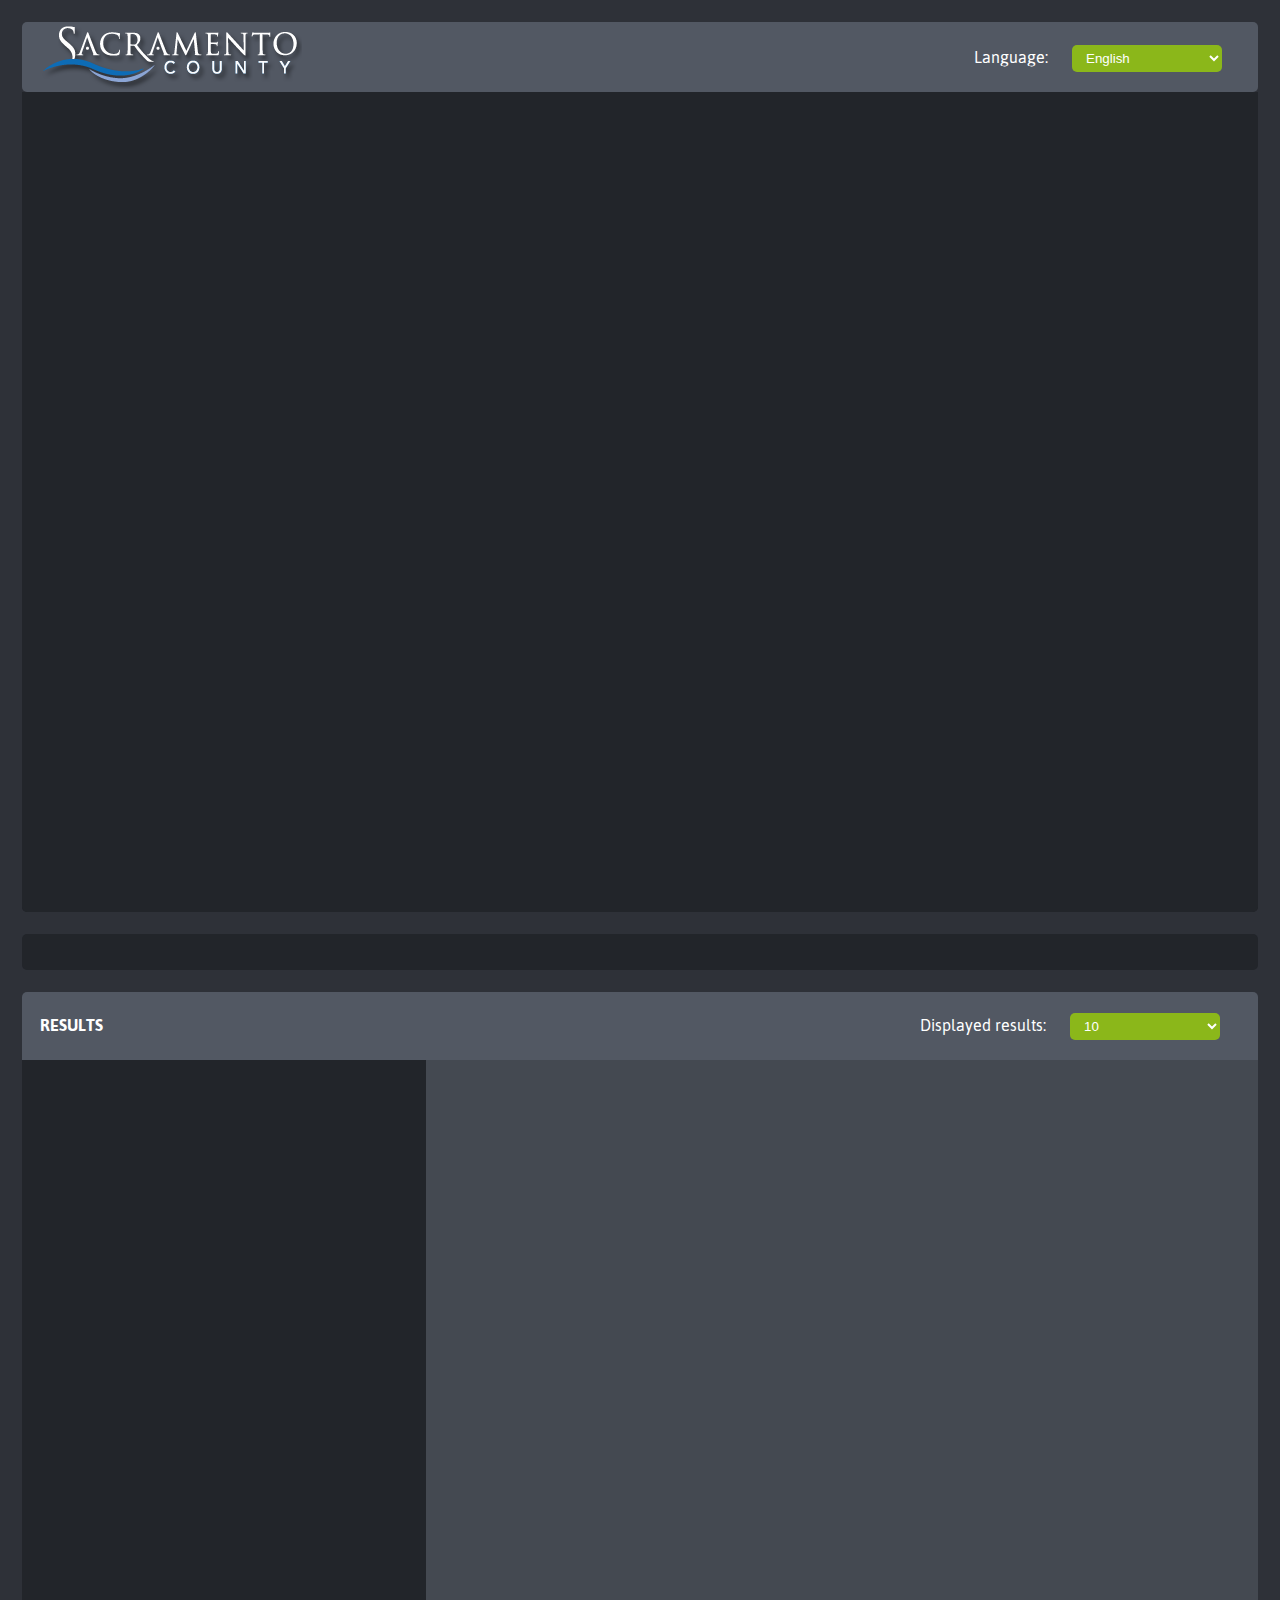
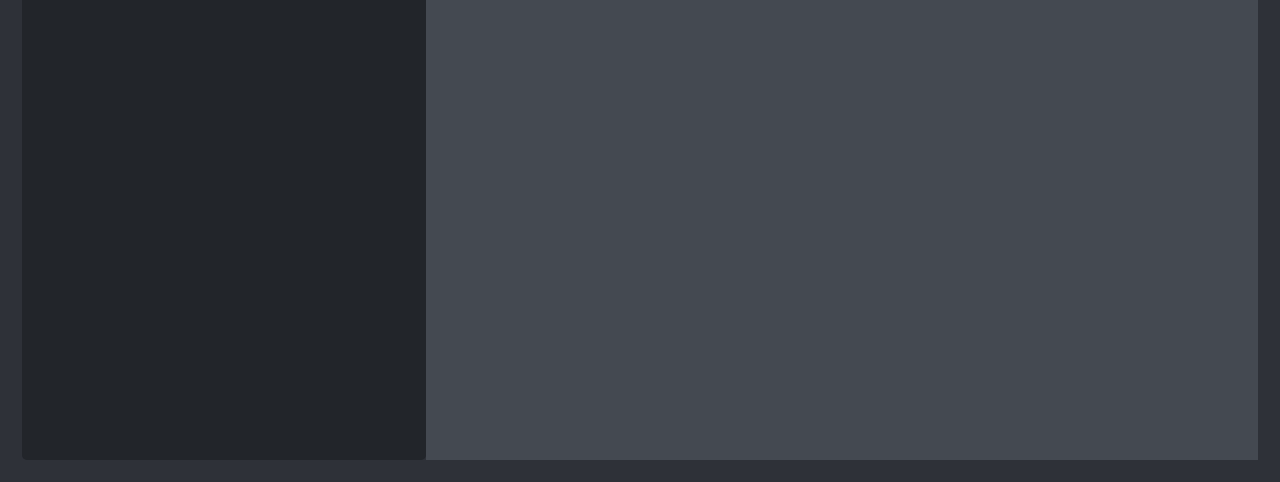
<file: voter_registration/index.html>
<!DOCTYPE html>
<html>
<head>
    <meta http-equiv="Content-Type" content="text/html" charset="UTF-8">
    <title>Voter Registration</title>
    <script src='https://api.mapbox.com/mapbox.js/v2.3.0/mapbox.js'></script>
    <link href='https://api.mapbox.com/mapbox.js/v2.3.0/mapbox.css' rel='stylesheet'/>
    <link rel="stylesheet" href="./css/image_slideshow.css">
    <link rel="stylesheet" href="./css/popoto.min.css">
    <link rel="stylesheet" href="./css/demo.css">
    <link rel="alternate stylesheet" title="neo4j" href="./css/popoto.neo4j.css" disabled>
</head>
<body class="ppt-body">

<!-- Header with select option for language and style -->
<header class="ppt-header">
    <span class="select-boxes">
        <label><span id="langlabel">Language:</span>
            <select id="language">
                <option value="en_US">English</option>
                <option value="sp_US">Spanish</option>
                <option value="kl_US">Kli</option>
            </select>
        </label>
    </span>
</header>

<section class="ppt-section-main">
    <div class="ppt-container-graph">
        <div id="popoto-graph" class="ppt-div-graph">
            <!-- Graph will be generated here-->
        </div>
    </div>

    <div id="popoto-query" class="ppt-container-query">
        <!-- Query viewer will be generated here -->
    </div>

    <div class="ppt-section-header">
        <!-- The total results count is updated with a listener defined below -->
        <span id="results">RESULTS</span> <span id="result-total-count" class="ppt-count"></span>
        <span style="float: right; font-size: 16px; font-weight: normal;">
        <label><span id="reschooser">Displayed results:</span>
            <select id="res-display">
                <option value="5">5</option>
                <option value="10" selected="selected">10</option>
                <option value="25">25</option>
                <option value="50">50</option>
                <option value="100">100</option>
                <option value="500">500</option>
                <option value="1000">1000</option>
                <option value="2000">2000</option>
            </select>
        </label>
        </span>
    </div>

    <div class="res-container">
        <div id="popoto-results" class="ppt-container-results">
            <!-- Results are generated here -->
        </div>
        <div id="map" class="map">
            <!-- map generated here -->
        </div>
    </div>

</section>

<!---------------------->
<!-- Required scripts -->
<script src="./js/svg-data.js" charset="utf-8"></script>
<script src="./js/svg-us-region-data.js" charset="utf-8"></script>

<!-- Jquery is only used in popoto.js to send ajax POST request on Neo4j REST API -->
<!-- This dependency will probably be removed in future releases -->
<script src='https://code.jquery.com/jquery-1.11.0.min.js'></script>
<script src="./js/d3.v3.min.js" charset="utf-8"></script>
<script src="./js/popoto.min.js" charset="utf-8"></script>


<script>

    //----------------------------- MAPBOX initialization
    L.mapbox.accessToken = "XX_MAPBOX_ACCESS_TOKEN_XX";
    var map = L.mapbox.map('map', 'mapbox.streets');
    map.scrollWheelZoom.disable();
    var mLayer = L.mapbox.featureLayer().addTo(map);
    // ------------------------------------------

    /**
     * URL used to access Neo4j REST API to execute queries.
     * Update this parameter to your running server instance.
     *
     * For more information on Neo4J REST API the documentation is available here: http://neo4j.com/docs/stable/rest-api-cypher.html
     */
    popoto.rest.CYPHER_URL = "http://localhost:7474/db/data/transaction";

    /**
     * Add this authorization property if your Neo4j server uses basic HTTP authentication.
     * The value of this property must be "Basic <payload>", where "payload" is a base64 encoded string of "username:password".
     *
     * "btoa" is a JavaScript function that can be used to encode the user and password value in base64 but it is recommended to directly use the Base64 value.
     *
     *  For example Base64 encoded value of "neo4j:password" is "bmVvNGo6cGFzc3dvcmQ="
     */
    popoto.rest.AUTHORIZATION = "Basic " + btoa("neo4j:neo4J");
    

    websiteURLPrefix = "http://XX_PORTAL_ADDRESS_XX/voter-reg/html_output/data_tables/"

    var childrenNodesForOption = [
        "NODE_5_signage",
        "NODE_1_parkingArea",
        "NODE_31_1Doorways",
        "NODE_71_elevatorsLifts",
        "NODE_4_theVotingArea",
        "NODE_34_4AdditionalHallway",
        "NODE_61_1Ramps",
        "NODE_2_pathOfTravel",
        "NODE_32_2Hallways",
        "NODE_33_3AdditionalDoors",
        "NODE_62_2Curbramp"];
    var childrenNodesForSubCategory = [
        "NODE_2_pathOfTravel_5propertyline",
        "NODE_33_3AdditionalDoors_1mitigationadditionaldoor1",
        "NODE_1_parkingArea_general",
        "NODE_33_3AdditionalDoors_2mitigationadditionaldoor2",
        "NODE_33_3AdditionalDoors_3additionaldoor3",
        "NODE_33_3AdditionalDoors_4additionaldoor4",
        "NODE_2_pathOfTravel_6other",
        "NODE_4_theVotingArea_mitigation",
        "NODE_2_pathOfTravel_2parking",
        "NODE_62_2Curbramp_curbramp3",
        "NODE_61_1Ramps_ramp1",
        "NODE_61_1Ramps_ramp2",
        "NODE_71_elevatorsLifts_5emergencycontrols",
        "NODE_62_2Curbramp_curbramp2",
        "NODE_32_2Hallways_general",
        "NODE_2_pathOfTravel_6otherpathmitigation",
        "NODE_33_3AdditionalDoors_3mitigationadditionaldoor3",
        "NODE_5_signage_general",
        "NODE_2_pathOfTravel_2publictransportation",
        "NODE_12_parkingArea_2additionalparkingmitigation",
        "NODE_71_elevatorsLifts_2votingareaflooroutsidetheelevator",
        "NODE_71_elevatorsLifts_3insidetheelevator",
        "NODE_2_pathOfTravel_1parking",
        "NODE_72_elevatorsLifts_7wheelchairlifts",
        "NODE_71_elevatorsLifts_4controlpanel",
        "NODE_33_3AdditionalDoors_1additionaldoor1",
        "NODE_10_parkingArea_0parkingmitigation",
        "NODE_72_elevatorsLifts_8wheelchairlifts",
        "NODE_71_elevatorsLifts_1mainentryflooroutsidetheelevator",
        "NODE_2_pathOfTravel_3dropoffzone",
        "NODE_62_2Curbramp_curbramp1",
        "NODE_61_1Ramps_ramp3",
        "NODE_34_4AdditionalHallway_6additionalhallway",
        "NODE_34_4AdditionalHallway_general",
        "NODE_12_parkingArea_2additionalparking",
        "NODE_31_1Doorways_2mitigationfordoorway",
        "NODE_2_pathOfTravel_4propertyline",
        "NODE_1_parkingArea_0parkingmitigation",
        "NODE_2_pathOfTravel_4dropoffzone",
        "NODE_10_parkingArea_general",
        "NODE_2_pathOfTravel_5other",
        "NODE_4_theVotingArea_general",
        "NODE_11_parkingArea_1dropoffzone",
        "NODE_31_1Doorways_general",
        "NODE_32_2Hallways_1mitigationforhallways",
        "NODE_2_pathOfTravel_4propertylinepathmitigation",
        "NODE_2_pathOfTravel_3publictransportation",
        "NODE_33_3AdditionalDoors_2additionaldoor2",
        "NODE_71_elevatorsLifts_6cardimensions"];
    var childrenNodesForBoolean = [
        "NODE_71_elevatorsLifts_4controlpanel_areTheHighestFloorControlButtonsInsideTheElevatorMountedNoHigherThan48AboveTheFloor",
        "NODE_10_parkingArea_0parkingmitigation_coneOffAisle",
        "NODE_2_pathOfTravel_6other_doAnyGratingsAlongThePathOfTravelHaveSpacesNoGreaterThan12WidthInTheDirectionOfTravel",
        "NODE_33_3AdditionalDoors_3mitigationadditionaldoor3_propDoorOpen",
        "NODE_12_parkingArea_2additionalparking_vanAccessibleinchesSignUnderTheIsa",
        "NODE_33_3AdditionalDoors_1mitigationadditionaldoor1_propDoorOpen",
        "NODE_61_1Ramps_ramp1_isTheBottomLandingLevelWithNoMoreThan2SlopeInAnyDirection",
        "NODE_2_pathOfTravel_2parking_isTheSurfaceOfThePathOfTravelStableFirmAndSlipresistant",
        "NODE_72_elevatorsLifts_7wheelchairlifts_doesTheLiftHaveStandbyPowerInCaseOfAnEmergencyThatWillAllowTheLiftToOperate5UpAndDownTrips",
        "NODE_71_elevatorsLifts_2votingareaflooroutsidetheelevator_areTheHallCallButtonsMountedWithTheCenterlineAMaximumOf48AboveTheFloor",
        "NODE_33_3AdditionalDoors_1additionaldoor1_theLandingOrClearSpaceInFrontOfTheDoorOnThePullSideIsAtLeast32By60",
        "NODE_71_elevatorsLifts_1mainentryflooroutsidetheelevator_doesTheElevatorDoorHaveAnAutomaticReopeningDeviceThatDoesNotRequireContactToActivate",
        "NODE_12_parkingArea_2additionalparking_noRampsInAccessAisleOrParkingSpace",
        "NODE_61_1Ramps_ramp2_isTheRampAtLeast48Wide",
        "NODE_62_2Curbramp_curbramp3_isTheCurbrampAtLeast48Wide",
        "NODE_71_elevatorsLifts_1mainentryflooroutsidetheelevator_isThereAnAudibleVoiceAnnouncingCarArrivalAndDirectionOrAnAudibleSignalWith1ToneForGoingUpAnd2TonesForGoingDown",
        "NODE_71_elevatorsLifts_2votingareaflooroutsidetheelevator_areThereVisualSignalsAtLeast2WideBy2inchesHighPlacedAtLeast6AboveTheFloorThatLightUpShowingTheArrivalAndDirectionOfTheCar",
        "NODE_31_1Doorways_2mitigationfordoorway_propDoorOpen",
        "NODE_61_1Ramps_ramp3_isTheIntermediateLandingLevelWithNoMoreThan2SlopeInAnyDirection",
        "NODE_34_4AdditionalHallway_6additionalhallway_doChangesInLevelMoreThanHighHaveA5OrLowerSlope",
        "NODE_2_pathOfTravel_6other_isThePathOfTravelsidewalkAtLeast48Wideor36inchesAtAPointDueToNaturalBarriersOrOtherExistingConditions",
        "NODE_71_elevatorsLifts_2votingareaflooroutsidetheelevator_doTheHallCallButtonsLightUpWithAWhiteLightWhenActivatedAndGoOutWhenTheElevatorArrives",
        "NODE_33_3AdditionalDoors_2additionaldoor2_pullSideExteriorDoor24LatchSide",
        "NODE_33_3AdditionalDoors_2additionaldoor2_theLandingOrClearSpaceInFrontOfTheDoorOnThePushSideIsAtLeast32By48",
        "NODE_71_elevatorsLifts_1mainentryflooroutsidetheelevator_doesTheElevatorDoorStayOpenAtLeast5Seconds",
        "NODE_62_2Curbramp_curbramp3_isTheSurfaceOfTheCurbrampStableFirmAndSlipresistant",
        "NODE_61_1Ramps_ramp2_doHandrailsProtrudeNoMoreThan4IntoPathOfTravel",
        "NODE_2_pathOfTravel_4dropoffzone_ifThePathOfTravelToAnAccessibleEntranceIsNotTheRegularPedestrianRouteIsTheAlternateAcccessiblePathClearlyMarkedWithDirectionalSignage",
        "NODE_61_1Ramps_ramp2_areTheHandrailsRoundedAndReturnedToTheGroundWallOrPost",
        "NODE_4_theVotingArea_mitigation_doesTheVotingAreaHaveAdequateLightingForVotingPurposes",
        "NODE_34_4AdditionalHallway_6additionalhallway_areChangesInLevelFromToinchesHighBeveled",
        "NODE_2_pathOfTravel_4propertylinepathmitigation_conesNeededForSetup",
        "NODE_12_parkingArea_2additionalparking_isThereAnotherAdditionalVanOrAutoAccessibleSpaceIfYesWhatIsTheWidth",
        "NODE_31_1Doorways__isTheDoorThresholdNoMoreThanHigh",
        "NODE_33_3AdditionalDoors_4additionaldoor4_32DoorWidthAt90Degrees",
        "[base64]",
        "NODE_11_parkingArea_1dropoffzone_isThereAVehiclePullUpSpace8WideByAMinimum20Long",
        "NODE_72_elevatorsLifts_7wheelchairlifts_ifTheLiftEntryDoorHasAFrontApproachIsTheDoorClearSpaceAtLeast32Wide",
        "NODE_61_1Ramps_ramp3_isTheBottomLandingLevelWithNoMoreThan2SlopeInAnyDirection",
        "NODE_33_3AdditionalDoors_1additionaldoor1_pullSideLanding32By60inches",
        "NODE_33_3AdditionalDoors_2additionaldoor2_18OnThePullSideOfInteriorDoor",
        "NODE_72_elevatorsLifts_7wheelchairlifts_isTheLiftOperableOnTheDayOfTheSurvey",
        "NODE_2_pathOfTravel_5propertyline_ifThereAreOverheadObstaclesLowerThan80FromTheGroundAlongThePathOfTravelAreThereBarriersToPreventSomeoneFromWalkingUnderneath",
        "NODE_61_1Ramps_ramp3_isTheTopLandingLevelWithNoMoreThan2SlopeInAnyDirection",
        "NODE_33_3AdditionalDoors_1additionaldoor1_pullSideInteriorDoor18LatchSide",
        "NODE_71_elevatorsLifts_1mainentryflooroutsidetheelevator_ifAnElevatorIsRequiredToArriveAtTheVotingAreaIsItOnAnAccessiblePathOfTravel",
        "NODE_72_elevatorsLifts_8wheelchairlifts_doesTheLiftAllowAWheelchairUserUnassistedEntryOperationAndExit",
        "NODE_2_pathOfTravel_5propertyline_doAllObjectsMountedOnWallsProtrude4OrLessIntoThePathOfTravelforQ910SurveyObjectsBetween27inchesAnd80inchesHigh",
        "NODE_61_1Ramps_ramp3_doTheHandrailsExtend12HorizontallyOverEachLanding",
        "NODE_34_4AdditionalHallway_6additionalhallway_in44WideHallwaysAreTherePassingSpaces60inchesBy60inchesOrtIntersectionsPlacedNotMoreThan200Apart",
        "NODE_33_3AdditionalDoors_3additionaldoor3_pullSideLevelLanding",
        "NODE_62_2Curbramp_curbramp3_isThereA12WideGroovedBorderCutIntoTheWalkwaySurfaceAlongTheTopAndSidesOfTheCurbramp",
        "NODE_33_3AdditionalDoors_2additionaldoor2_smooth10AtBottomOfDoorMeasuredFromTheFloorUp",
        "NODE_33_3AdditionalDoors_4additionaldoor4_smooth10AtBottomOfDoorMeasuredFromTheFloorUp",
        "NODE_34_4AdditionalHallway_6additionalhallway_doAllInteriorHallwaysInThePathOfTravelHaveAStableFirmAndSlipresistantSurface",
        "NODE_33_3AdditionalDoors_4additionaldoor4_18OnThePullSideOfInteriorDoor",
        "[base64]",
        "NODE_2_pathOfTravel_5other_doChangesInLevelMoreThan12HighHaveA5OrLowerSlopeifTheSlopeInQ7IsMoreThan5SurveyTheChangeInLevelUsingTheRampFormInSection6OfTheChecklist",
        "NODE_33_3AdditionalDoors_2additionaldoor2_pushSideLanding32By48inches",
        "NODE_71_elevatorsLifts_2votingareaflooroutsidetheelevator_areTheHallCallButtonsRaisedAboveTheirSurroundingSurface",
        "NODE_61_1Ramps_ramp2_doTheHandrailsExtend12HorizontallyOverEachLanding",
        "NODE_71_elevatorsLifts_2votingareaflooroutsidetheelevator_isThereA30By48inchesClearSpaceInFrontOfTheHallCallButtonsThatAllowsAFrontOrParallelApproach",
        "NODE_32_2Hallways__doAllObjectsMountedOnWallsProtrude4OrLessIntoThePathOfTravel",
        "NODE_72_elevatorsLifts_8wheelchairlifts_areTheWheelchairLiftControlsUsableWithOneHandWithoutTightGraspingPinchingOrTwistingOfTheWrist",
        "NODE_33_3AdditionalDoors_1additionaldoor1_smooth10AtBottomOfDoorMeasuredFromTheFloorUp",
        "NODE_1_parkingArea__noRampsAreEncroachingIntoTheAccessibleParkingSpaceOrAccessAisle",
        "NODE_10_parkingArea__ifTheSignsAreMountedInThePathOfTravelIsTheBottomEdgeOfTheSign80OrHigher",
        "NODE_2_pathOfTravel_3dropoffzone_doAllObjectsMountedOnWallsProtrude4OrLessIntoThePathOfTravel",
        "NODE_31_1Doorways__onThePushSideOfTheDoorIsTheDoorLanding32WideAndAtLeast48inchesDeepPerpendicularToTheDoor",
        "NODE_2_pathOfTravel_5propertyline_isThePathOfTravelsidewalkAtLeast48Wideor36inchesAtAPointDueToNaturalBarriersOrOtherExistingConditions",
        "NODE_61_1Ramps_ramp3_isTheSlopeOfTheRamp833OrLess",
        "NODE_62_2Curbramp_curbramp2_doesTheCurbrampHaveEitherWheelGuidesOrSideFlares",
        "NODE_62_2Curbramp_curbramp1_isTheBottomLandingAMinimumOf48Long",
        "NODE_71_elevatorsLifts_1mainentryflooroutsidetheelevator_doTheHallCallButtonsLightUpWithAWhiteLightWhenActivatedAndGoOutWhenTheElevatorArrives",
        "NODE_2_pathOfTravel_4propertyline_doAllOjbectsMountedOnPollsProtrude12OrLessIntoThePathOfTravel",
        "NODE_71_elevatorsLifts_4controlpanel_doTheRaisedCharactersAndBrailleBesideTheButtonForTheMainFloorAlsoHaveARaisedStarSymbol",
        "NODE_2_pathOfTravel_1parking_isThePathOfTravelCrossslope2OrLess",
        "NODE_71_elevatorsLifts_3insidetheelevator_isTheElevatorEquippedWithAudibleOrVerbalCommunicationsThatIndicateTheCarIsStoppingOrPassingEachFloor",
        "NODE_33_3AdditionalDoors_3additionaldoor3_smooth10AtBottomOfDoorMeasuredFromTheFloorUp",
        "NODE_61_1Ramps_ramp3_isTheSurfaceOfTheRampStableFirmAndSlipresistant",
        "NODE_71_elevatorsLifts_6cardimensions_isTheElevatorInteriorDimensionAtLeast51WhenMeasuredFromTheFrontWallToTheBackWall",
        "NODE_2_pathOfTravel_2parking_isThePathOfTravelCrossslope2OrLess",
        "NODE_4_theVotingArea__ifThereAreOverheadObstaclesLowerThan80AboveTheFloorAlongThePathOfTravelAreThereBarriersToPreventSomeoneFromWalkingUnderneath",
        "NODE_2_pathOfTravel_6other_isTheSurfaceOfThePathOfTravelStableFirmAndSlipresistant",
        "NODE_61_1Ramps_ramp1_isTheRampAtLeast48Wide",
        "NODE_33_3AdditionalDoors_2additionaldoor2_beveledThresholdAndinches",
        "NODE_34_4AdditionalHallway_6additionalhallway_isThereAnAccessiblePathOfTravelFromTheEntranceToTheVotingAreaThatIsFreeOfSteps",
        "NODE_33_3AdditionalDoors_1additionaldoor1_pullSideExteriorDoor24LatchSide",
        "NODE_61_1Ramps_ramp3_isTheRampAtLeast48Wide",
        "NODE_2_pathOfTravel_2publictransportation_doAnyGratingsAlongThePathOfTravelHaveSpacesNoGreaterThanWideInTheDirectionOfTravel",
        "NODE_33_3AdditionalDoors_1additionaldoor1_24OnThePullSideOfExteriorDoor",
        "NODE_2_pathOfTravel_1parking_isTheSurfaceOfThePathOfTravelStableFirmAndSlipresistant",
        "NODE_2_pathOfTravel_3publictransportation_doChangesInLevelMoreThan12HighHaveA5OrLowerSlopeifTheSlopeInQ7IsMoreThan5SurveyTheChangeInLevelUsingTheRampFormInSection6OfTheChecklist",
        "NODE_2_pathOfTravel_5other_doAllObjectsMountedOnWallsProtrude4OrLessIntoThePathOfTravelforQ910SurveyObjectsBetween27inchesAnd80inchesHigh",
        "NODE_71_elevatorsLifts_4controlpanel_areTheRaisedCharactersLocatedOnTheLeftSideOfEachControlButton",
        "NODE_31_1Doorways__isThereAtLeast18OfStrikesideClearSpaceOnThePullSideOfAnInteriorDoor",
        "NODE_33_3AdditionalDoors_3additionaldoor3_accessibleDoorHardware",
        "NODE_31_1Doorways__isTheForceRequiredToOpenTheDoor5LbfOrLess",
        "NODE_2_pathOfTravel_5other_doAnyGratingsAlongThePathOfTravelHaveSpacesNoGreaterThan12WidthInTheDirectionOfTravel",
        "NODE_2_pathOfTravel_4propertyline_isTheMainPathOfTravelToTheVotingAreaFreeOfSteps",
        "NODE_2_pathOfTravel_6other_ifThereAreOverheadObstaclesLowerThan80FromTheGroundAlongThePathOfTravelAreThereBarriersToPreventSomeoneFromWalkingUnderneath",
        "NODE_31_1Doorways__isTheDoorHardwareUsableWithOneHandNotRequiringTightGraspingPinchingOrTwistingOfTheWrist",
        "NODE_33_3AdditionalDoors_1additionaldoor1_beveledThresholdAndinches",
        "NODE_2_pathOfTravel_2parking_doChangesInLevelMoreThanHighHaveA5OrLowerSlope",
        "NODE_33_3AdditionalDoors_1additionaldoor1_32DoorWidthAt90Degrees",
        "NODE_33_3AdditionalDoors_4additionaldoor4_thresholdHeightOrLess",
        "NODE_31_1Doorways_2mitigationfordoorway_thresholdRampsNeeded",
        "NODE_61_1Ramps_ramp1_isTheRampCrossslope2OrLess",
        "NODE_61_1Ramps_ramp2_isThereALandingAtTheTopOfTheRampThatMeasures60WideBy60inchesLong",
        "NODE_71_elevatorsLifts_1mainentryflooroutsidetheelevator_areTheHallCallButtonsMountedWithTheCenterlineAMaximumOf48AboveTheFloor",
        "NODE_33_3AdditionalDoors_2additionaldoor2_theLandingOrClearSpaceInFrontOfTheDoorOnThePullSideIsAtLeast32By60",
        "NODE_33_3AdditionalDoors_3additionaldoor3_beveledThresholdAndinches",
        "NODE_1_parkingArea__isThereAnAutoAccessibleParkingSpaceAtLeast9WideBy18Long",
        "NODE_62_2Curbramp_curbramp2_isTheMaximumSlopeOfTheCurbrampNoMoreThan833",
        "NODE_2_pathOfTravel_3dropoffzone_doChangesInLevelMoreThanHighHaveA5OrLowerSlope",
        "NODE_1_parkingArea__areThereSufficientNumberOfVanAccessibleParkingSpacesForTheSizeOfParkingLot",
        "NODE_1_parkingArea__isThereAnIsaSignAtTheFrontOfTheParkingSpace",
        "NODE_33_3AdditionalDoors_2additionaldoor2_accessibleDoorHardware",
        "NODE_2_pathOfTravel_1parking_doAnyGratingsAlongThePathOfTravelHaveSpacesNoGreaterThanWideInTheDirectionOfTravel",
        "NODE_62_2Curbramp_curbramp1_doesTheCurbrampHaveEitherWheelGuidesOrSideFlares",
        "NODE_2_pathOfTravel_2parking_ifNoToQuestion1IsThereAnAlternatePathOfTravelAvailableToTheVotingAreaThatIsFreeOfSteps",
        "NODE_31_1Doorways__isThereAtLeast24ClearSpaceOnThePullSideOfAnExteriorDoor",
        "[base64]",
        "NODE_62_2Curbramp_curbramp1_isTheTopLandingSlopeNoMoreThan2InAnyDirection",
        "NODE_10_parkingArea__isTheParkingSpaceLocatedSoThatAPersonWithADisabilityWouldNotBeCompelledToWheelOrWalkBehindParkedCarsOtherThanTheirOwn",
        "NODE_1_parkingArea__isTheAccessAisleSlope2OrLessInAnyDirection",
        "NODE_1_parkingArea__isTheParkingSpaceLocatedSoThatAPersonWithADisabilityWouldNotBeCompelledToWheelOrWalkBehindParkedCarsOtherThanTheirOwn",
        "NODE_2_pathOfTravel_3publictransportation_doAllOjbectsMountedOnPollsProtrude12OrLessIntoThePathOfTravel",
        "NODE_1_parkingArea__isThereAVanAccessibleParkingSpaceAtLeast9WideBy18Long",
        "NODE_61_1Ramps_ramp3_isTheRampCrossslope2OrLess",
        "NODE_31_1Doorways__isThere32OfClearWidthAtTheDoorWhenTheDoorIsOpenTo90Degrees",
        "NODE_71_elevatorsLifts_4controlpanel_areTheRaisedCharactersAndSymbolsWhiteWithABlackBackground",
        "NODE_33_3AdditionalDoors_1additionaldoor1_18OnThePullSideOfInteriorDoor",
        "NODE_12_parkingArea_2additionalparking_whatIsTheAccessibleAccessAisle1Slope",
        "NODE_33_3AdditionalDoors_4additionaldoor4_accessibleDoorHardware",
        "NODE_62_2Curbramp_curbramp3_isTheMaximumSlopeOfTheCurbrampNoMoreThan833",
        "NODE_71_elevatorsLifts_5emergencycontrols_doesTheEmergencySystemProvideBothAudibleAndVisualCommunicationToConfirmContactWithEmergencyPersonnel",
        "NODE_4_theVotingArea__doAllObjectsMountedOnPollsProtrude12OrLessIntoThePathOfTravel",
        "NODE_33_3AdditionalDoors_1mitigationadditionaldoor1_thresholdRampsNeeded",
        "NODE_2_pathOfTravel_4dropoffzone_isTheSurfaceOfThePathOfTravelStableFirmAndSlipresistant",
        "NODE_12_parkingArea_2additionalparking_whatIsTheAccessibleAccessAisle2Slope",
        "NODE_12_parkingArea_2additionalparking_whatIsTheLengthOfAccessibleSpace2",
        "NODE_10_parkingArea__isareTheSignsMountedOnAPoleOrWallWithTheBottomOfTheLowestSignAtLeast60AboveTheGround",
        "NODE_1_parkingArea__isThereAnAutoAccessAisle5WideBy18LongcanBeSharedWithAnotherAccessibleSpace",
        "NODE_2_pathOfTravel_5propertyline_doChangesInLevelMoreThan12HighHaveA5OrLowerSlopeifTheSlopeInQ7IsMoreThan5SurveyTheChangeInLevelUsingTheRampFormInSection6OfTheChecklist",
        "NODE_62_2Curbramp_curbramp1_isThereATopLandingAMinimumOf48Long",
        "NODE_2_pathOfTravel_5other_ifThereAreOverheadObstaclesLowerThan80FromTheGroundAlongThePathOfTravelAreThereBarriersToPreventSomeoneFromWalkingUnderneath",
        "NODE_71_elevatorsLifts_3insidetheelevator_areTheVisualFloorPositionIndicatorsLocatedAboveTheControlPanelOrAboveTheElevatorDoor",
        "[base64]",
        "NODE_61_1Ramps_ramp1_isThereAnIntermediateLandingForEach30RiseOfTheRampThatIsAtLeast60inchesLongAndAsWideAsTheRamp",
        "NODE_12_parkingArea_2additionalparking_isThereAnAdditionalVanOrAutoAccessibleSpaceIfYesWhatIsTheWidth",
        "NODE_2_pathOfTravel_4propertyline_isThePathOfTravelsidewalkAtLeast48Wideor36inchesAtAPointDueToNaturalBarriersOrOtherExistingConditions",
        "NODE_61_1Ramps_ramp3_isThereALandingAtTheTopOfTheRampThatMeasures60WideBy60inchesLong",
        "NODE_33_3AdditionalDoors_3additionaldoor3_pullSideLanding32By60inches",
        "NODE_2_pathOfTravel_3publictransportation_areAnyChangesInLevelFrom14To12inchesHighBeveled",
        "NODE_2_pathOfTravel_3publictransportation_doAnyGratingsAlongThePathOfTravelHaveSpacesNoGreaterThan12WidthInTheDirectionOfTravel",
        "NODE_32_2Hallways__in44WideHallwaysAreTherePassingSpaces60inchesBy60inchesOrtIntersectionsPlacedNotMoreThan200Apart",
        "NODE_2_pathOfTravel_5other_doAllOjbectsMountedOnPollsProtrude12OrLessIntoThePathOfTravel",
        "NODE_5_signage__doPermanentRoomsAndSpacesonlyThoseAreasIdentifiedForUseOnElectionDayHaveSignsWithRoomNamesOrNumbersInRaisedCharactersAndBraille",
        "NODE_33_3AdditionalDoors_1additionaldoor1_pushSideLevelLanding",
        "NODE_33_3AdditionalDoors_3additionaldoor3_32DoorWidthAt90Degrees",
        "NODE_62_2Curbramp_curbramp2_isTheBottomLandingAMinimumOf48Long",
        "NODE_2_pathOfTravel_5other_isThePathOfTravelsidewalkAtLeast48Wideor36inchesAtAPointDueToNaturalBarriersOrOtherExistingConditions",
        "NODE_61_1Ramps_ramp1_isThereALandingAtTheBottomOfTheRampThatIs72LongAndAsWideAsTheRamp",
        "NODE_61_1Ramps_ramp1_areTheHandrailEdgesRoundedAndReturnedToTheGroundWallOrPost",
        "NODE_2_pathOfTravel_2parking_areAnyChangesInLevelFromToinchesHighBeveled",
        "NODE_61_1Ramps_ramp3_isThereALandingAtTheBottomOfTheRampThatIs72LongAndAsWideAsTheRamp",
        "NODE_71_elevatorsLifts_4controlpanel_areTheRaisedCharactersAtLeast58High",
        "NODE_2_pathOfTravel_2parking_ifThereAreOverheadObstaclesLowerThan80FromTheGroundAlongThePathOfTravelAreThereCaneDetectableBarriersToPreventSomeoneFromWalkingUnderneath",
        "NODE_33_3AdditionalDoors_2additionaldoor2_ifTheDoorHasALatchCloser12OnThePushSideOfDoor",
        "NODE_33_3AdditionalDoors_1additionaldoor1_pushSideLanding32By48inches",
        "[base64]",
        "NODE_10_parkingArea__isTheAccessibleParkingSpaceOnTheShortestAccessibleRouteToAnAccessibleEntrance",
        "NODE_33_3AdditionalDoors_1additionaldoor1_32OnOneSideOfADoubleDoor",
        "NODE_2_pathOfTravel_2publictransportation_isThePathOfTravelCrossslope2OrLess",
        "NODE_2_pathOfTravel_2parking_isTheAlternatePathOfTravelMarkedWithDirectionalSignageIncludingAnIsa",
        "NODE_2_pathOfTravel_3publictransportation_isThePathOfTravelsidewalkAtLeast48Wideor36inchesAtAPointDueToNaturalBarriersOrOtherExistingConditions",
        "NODE_1_parkingArea__isTheAccessibleParkingSpaceOnTheShortestAccessibleRouteToAnAccessibleEntrance",
        "NODE_71_elevatorsLifts_3insidetheelevator_areTheVisualFloorPositionIndicatorsAtLeastHigh",
        "[base64]",
        "NODE_33_3AdditionalDoors_3additionaldoor3_theLandingOrClearSpaceInFrontOfTheDoorOnThePushSideIsAtLeast32By48",
        "NODE_61_1Ramps_ramp1_isTheSurfaceOfTheRampStableFirmAndSlipresistant",
        "NODE_33_3AdditionalDoors_2additionaldoor2_pullSideLanding32By60inches",
        "NODE_2_pathOfTravel_6other_areAnyChangesInLevelFrom14To12inchesHighBeveled",
        "NODE_33_3AdditionalDoors_1additionaldoor1_hardware34To44inchesHigh",
        "NODE_2_pathOfTravel_3publictransportation_ifThePathOfTravelToAnAccessibleEntranceIsNotTheRegularPedestrianRouteIsTheAlternateAcccessiblePathClearlyMarkedWithDirectionalSignage",
        "NODE_33_3AdditionalDoors_1additionaldoor1_thresholdHeightOrLess",
        "NODE_2_pathOfTravel_3publictransportation_isTheAlternatePathOfTravelMarkedWithDirectionalSignageIncludingAnIsa",
        "NODE_2_pathOfTravel_2parking_isThePredominatePathOfTravelToTheVotingAreaFreeOfSteps",
        "NODE_62_2Curbramp_curbramp2_isTheBottomLandingSlopeNoMoreThan5OrLessInAllDirections",
        "NODE_2_pathOfTravel_1parking_ifThereAreOverheadObstaclesLowerThan80FromTheGroundAlongThePathOfTravelAreThereCaneDetectableBarriersToPreventSomeoneFromWalkingUnderneath",
        "NODE_10_parkingArea_0parkingmitigation_extendSpaceWithTape",
        "NODE_34_4AdditionalHallway__areChangesInLevelFromToinchesHighBeveled",
        "NODE_1_parkingArea__isTheParkingSpaceSlope2OrLessInAnyDirection",
        "NODE_4_theVotingArea__isThereAClearFloorSpace60InDiameterOrATshapedSpacePresumedAvailableAfterVotingAreaIsSetUpToTurnAroundAndManeuverAWheelchair",
        "NODE_32_2Hallways__doAllObjectsMountedOnPolesProtrude12OrLessIntoThePathOfTravel",
        "NODE_71_elevatorsLifts_1mainentryflooroutsidetheelevator_doTheRaisedCharacterAndBrailleSignForTheMainFloorHaveARaisedStarSymbol",
        "[base64]",
        "NODE_61_1Ramps_ramp2_isTheIntermediateLandingLevelWithNoMoreThan2SlopeInAnyDirection",
        "NODE_31_1Doorways__isTheLandingLevelWithNoMoreThan2SlopeInAnyDirection",
        "NODE_2_pathOfTravel_5propertyline_ifNoToQuestion1IsThereAnAlternatePathOfTravelAvailableToTheVotingAreaThatIsFreeOfSteps",
        "NODE_34_4AdditionalHallway_6additionalhallway_doAllObjectsMountedOnWallsProtrude4OrLessIntoThePathOfTravel",
        "NODE_71_elevatorsLifts_2votingareaflooroutsidetheelevator_doesTheElevatorCarFloorStopWithinAboveOrBelowTheExteriorLanding",
        "NODE_34_4AdditionalHallway__doAllInteriorHallwaysInThePathOfTravelHaveAStableFirmAndSlipresistantSurface",
        "NODE_61_1Ramps_ramp2_isTheRampCrossslope2OrLess",
        "NODE_33_3AdditionalDoors_2additionaldoor2_32DoorWidthAt90Degrees",
        "NODE_2_pathOfTravel_5other_ifThePathOfTravelToAnAccessibleEntranceIsNotTheRegularPedestrianRouteIsTheAlternateAcccessiblePathClearlyMarkedWithDirectionalSignage",
        "NODE_2_pathOfTravel_4dropoffzone_ifThereAreOverheadObstaclesLowerThan80FromTheGroundAlongThePathOfTravelAreThereBarriersToPreventSomeoneFromWalkingUnderneath",
        "NODE_61_1Ramps_ramp2_isThereALandingAtTheBottomOfTheRampThatIs72LongAndAsWideAsTheRamp",
        "NODE_33_3AdditionalDoors_3additionaldoor3_pullSideInteriorDoor18LatchSide",
        "NODE_33_3AdditionalDoors_2additionaldoor2_pullSideLevelLanding",
        "NODE_11_parkingArea_1dropoffzone_isTheAccessAisleLevelWithASlopeNoHigherThan2InAnyDirection",
        "NODE_2_pathOfTravel_1parking_isTheMainPathOfTravelToTheVotingAreaFreeOfSteps",
        "NODE_61_1Ramps_ramp3_doCircularHandrailsHaveADiameterOf1To2inches",
        "NODE_2_pathOfTravel_5propertyline_doAnyGratingsAlongThePathOfTravelHaveSpacesNoGreaterThan12WidthInTheDirectionOfTravel",
        "NODE_2_pathOfTravel_4dropoffzone_doAnyGratingsAlongThePathOfTravelHaveSpacesNoGreaterThan12WidthInTheDirectionOfTravel",
        "NODE_2_pathOfTravel_5other_areAnyChangesInLevelFrom14To12inchesHighBeveled",
        "NODE_34_4AdditionalHallway__in44WideHallwaysAreTherePassingSpaces60inchesBy60inchesOrtIntersectionsPlacedNotMoreThan200Apart",
        "NODE_61_1Ramps_ramp1_ifTheHandrailsAreLocatedAdjacentToAWallIsTheGapBetweenTheHandrailAndTheWallAtLeast1",
        "NODE_2_pathOfTravel_2publictransportation_areAnyChangesInLevelFromToinchesHighBeveled",
        "NODE_31_1Doorways__onThePullSideOfTheDoorIsTheDoorLanding32WideAndAtLeast60DeepPerpendicularToTheDoor",
        "NODE_2_pathOfTravel_6otherpathmitigation_directionalSignageNeededForSiteSetup",
        "NODE_2_pathOfTravel_1parking_areAnyChangesInLevelFromToinchesHighBeveled",
        "NODE_71_elevatorsLifts_4controlpanel_areRaisedCharactersAndBrailleUsedToIdentifyEachFloorButtonAndEachControlInsideTheElevatorCab",
        "NODE_61_1Ramps_ramp1_doCircularHandrailsHaveADiameterOf1To2inches",
        "NODE_12_parkingArea_2additionalparking_theLowestPartOfTheBottomSignIs60MinimumAboveTheGround",
        "NODE_4_theVotingArea__isThereAStableFirmAndSlipresistantPathOfTravelInsideTheVotingArea",
        "NODE_31_1Doorways__isThereASmoothUninterruptedSurfaceAMinimumOf10HighMeasuredFromTheFloorOnThePushSideOfTheDoor",
        "NODE_2_pathOfTravel_5propertyline_isTheAlternatePathOfTravelMarkedWithDirectionalSignageIncludingAnIsa",
        "NODE_62_2Curbramp_curbramp2_isTheCurbrampAtLeast48Wide",
        "NODE_34_4AdditionalHallway__doAllObjectsMountedOnPolesProtrude12OrLessIntoThePathOfTravel",
        "NODE_71_elevatorsLifts_4controlpanel_isThereA1MinimumGapBetweenTheHandrailAndTheWall",
        "NODE_2_pathOfTravel_2parking_doAnyGratingsAlongThePathOfTravelHaveSpacesNoGreaterThanWideInTheDirectionOfTravel",
        "NODE_61_1Ramps_ramp1_doNoncircularHandrailsHaveAPerimeterOf4MinimumAnd6inchesMaximumAndACrossSectionDimensionOf2inchesMaximum",
        "NODE_61_1Ramps_ramp2_isTheTopLandingLevelWithNoMoreThan2SlopeInAnyDirection",
        "NODE_2_pathOfTravel_4propertyline_ifThePathOfTravelToAnAccessibleEntranceIsNotTheRegularPedestrianRouteIsTheAlternateAcccessiblePathClearlyMarkedWithDirectionalSignage",
        "NODE_62_2Curbramp_curbramp3_isTheBottomLandingAMinimumOf48Long",
        "NODE_71_elevatorsLifts_5emergencycontrols_areTheLowestOperableControlButtonsForEmergencyControlsAtLeast35AboveTheCarFloor",
        "NODE_33_3AdditionalDoors_3additionaldoor3_24OnThePullSideOfExteriorDoor",
        "NODE_2_pathOfTravel_5propertyline_areAnyChangesInLevelFrom14To12inchesHighBeveled",
        "NODE_32_2Hallways__doChangesInLevelMoreThanHighHaveA5OrLowerSlope",
        "NODE_33_3AdditionalDoors_4additionaldoor4_hardware34To44inchesHigh",
        "NODE_72_elevatorsLifts_7wheelchairlifts_doesTheLiftAllowAWheelchairUserUnassistedEntryOperationAndExit",
        "NODE_61_1Ramps_ramp1_isTheTopLandingLevelWithNoMoreThan2SlopeInAnyDirection",
        "NODE_4_theVotingArea__ifThereAreChangesInLevelFrom14To12inchesOnTheLieklyPathOfTravelInTheVotingAreaAreThoseChangesInLevelBeveled",
        "NODE_61_1Ramps_ramp1_rampLocation",
        "NODE_11_parkingArea_1dropoffzone_isTheVehiclePullUpSpaceLevelWithASlopeNoHigherThan2InAnyDirection",
        "NODE_61_1Ramps_ramp1_ifRequiredAreTheHandrailsMountedBetween34To38inchesAboveTheRampSurface",
        "NODE_61_1Ramps_ramp3_whereTheRampOrLandingHasAVerticalDropoffOnEitherSideAreWheelGuidesOrRaisedCurbsatLeast2HighProvided",
        "NODE_33_3AdditionalDoors_3additionaldoor3_32OnOneSideOfADoubleDoor",
        "NODE_4_theVotingArea_mitigation_needToModifyHazards",
        "NODE_12_parkingArea_2additionalparking_whatIsTheAccessibleSpace2Slope",
        "NODE_33_3AdditionalDoors_2additionaldoor2_32OnOneSideOfADoubleDoor",
        "NODE_10_parkingArea_0parkingmitigation_needConesignToIdentifyAccessibleSpace",
        "NODE_71_elevatorsLifts_2votingareaflooroutsidetheelevator_isTheGapBetweenTheElevatorCarAndTheLandingNotMoreThan1Wide",
        "NODE_33_3AdditionalDoors_1additionaldoor1_doorPressure5LbfOrLess",
        "NODE_61_1Ramps_ramp2_doesTheRampHaveHandrailsOnBothSidesOfTheRamp",
        "NODE_2_pathOfTravel_6other_doChangesInLevelMoreThan12HighHaveA5OrLowerSlopeifTheSlopeInQ7IsMoreThan5SurveyTheChangeInLevelUsingTheRampFormInSection6OfTheChecklist",
        "NODE_72_elevatorsLifts_8wheelchairlifts_doesTheLiftHaveStandbyPowerInCaseOfAnEmergencyThatWillAllowTheLiftToOperate5UpAndDownTrips",
        "NODE_2_pathOfTravel_2parking_ifThePathOfTravelToAnAccessibleEntranceIsNotTheRegularPedestrianRouteIsTheAlternateAcccessiblePathClearlyMarkedWithDirectionalSignage",
        "NODE_62_2Curbramp_curbramp2_isTheCrossslope2OrLess",
        "NODE_33_3AdditionalDoors_4additionaldoor4_beveledThresholdAndinches",
        "NODE_32_2Hallways__areChangesInLevelFromToinchesHighBeveled",
        "NODE_62_2Curbramp_curbramp3_isTheTopLandingSlopeNoMoreThan2InAnyDirection",
        "[base64]",
        "NODE_31_1Doorways__ifDoubleDoorsIsThereAtLeast32OfClearWidthOnOneDoor",
        "NODE_31_1Doorways__isTheDoorThresholdBeveledBetweenAndinches",
        "NODE_72_elevatorsLifts_7wheelchairlifts_areTheWheelchairLiftControlsUsableWithOneHandWithoutTightGraspingPinchingOrTwistingOfTheWrist",
        "NODE_2_pathOfTravel_3publictransportation_ifThereAreOverheadObstaclesLowerThan80FromTheGroundAlongThePathOfTravelAreThereBarriersToPreventSomeoneFromWalkingUnderneath",
        "NODE_1_parkingArea__isThereAParkingLotOnTheProperty",
        "NODE_2_pathOfTravel_1parking_ifThePathOfTravelToAnAccessibleEntranceIsNotTheRegularPedestrianRouteIsTheAlternateAcccessiblePathClearlyMarkedWithDirectionalSignage",
        "NODE_71_elevatorsLifts_2votingareaflooroutsidetheelevator_areTheRaisedCharactersOnTheDoorjambSignsAtLeast2High",
        "NODE_61_1Ramps_ramp2_isTheSurfaceOfTheRampStableFirmAndSlipresistant",
        "NODE_32_2Hallways_1mitigationforhallways_relocateMovableObjectsOutOfAccessiblePathOfTravel",
        "NODE_12_parkingArea_2additionalparking_whatIsTheLengthOfAccessibleAisle2",
        "NODE_12_parkingArea_2additionalparking_whatIsTheLengthOfAccessibleSpace1",
        "NODE_2_pathOfTravel_2publictransportation_doAllObjectsMountedOnWallsProtrude4OrLessIntoThePathOfTravel",
        "NODE_2_pathOfTravel_3dropoffzone_isThePathOfTravelCrossslope2OrLess",
        "NODE_2_pathOfTravel_2publictransportation_ifThereAreOverheadObstaclesLowerThan80FromTheGroundAlongThePathOfTravelAreThereCaneDetectableBarriersToPreventSomeoneFromWalkingUnderneath",
        "NODE_10_parkingArea__forVanAccessibleParkingSpacesAreTheWordsvanAccessibleAddedBelowTheIsa",
        "NODE_34_4AdditionalHallway_6additionalhallway_doesThePathOfTravelHaveACrossSlopeThatIs2OrLess",
        "NODE_34_4AdditionalHallway__doesThePathOfTravelHaveACrossSlopeThatIs2OrLess",
        "NODE_32_2Hallways__isThereAnAccessiblePathOfTravelFromTheEntranceToTheVotingAreaThatIsFreeOfSteps",
        "NODE_33_3AdditionalDoors_3additionaldoor3_pullSideExteriorDoor24LatchSide",
        "NODE_2_pathOfTravel_1parking_doAllObjectsMountedOnWallsProtrude4OrLessIntoThePathOfTravel",
        "NODE_12_parkingArea_2additionalparking_wheelingOrWalkingBehindCarsOtherThanYourOwnIsNotRequired",
        "NODE_2_pathOfTravel_2publictransportation_doChangesInLevelMoreThanHighHaveA5OrLowerSlope",
        "NODE_34_4AdditionalHallway__areHallwaysAndCorridorsInThePathOfTravelAtLeast44Wide",
        "NODE_61_1Ramps_ramp1_doTheHandrailsExtend12HorizontallyOverEachLanding",
        "NODE_2_pathOfTravel_6other_doAllOjbectsMountedOnPollsProtrude12OrLessIntoThePathOfTravel",
        "NODE_62_2Curbramp_curbramp1_isTheBottomLandingSlopeNoMoreThan5OrLessInAllDirections",
        "NODE_71_elevatorsLifts_1mainentryflooroutsidetheelevator_whenTheElevatorDoorReopensDoesItStayOpenAtLeast20SecondsToAllowSlowerMovingVotersToCompletelyEnterOrExitTheCar",
        "NODE_71_elevatorsLifts_3insidetheelevator_isTheElevatorEquippedWithVisualFloorPositionIndicatorsThatLightUpWhenTheCarStopsOrPassesEachFloor",
        "NODE_61_1Ramps_ramp2_isThereA60WideBy72inchesLongIntermediateLandingWhereverTheRampChangesDirection",
        "NODE_71_elevatorsLifts_6cardimensions_doesTheOlderElevatorComplyWithAllOtherRequirementsOfThisSection",
        "NODE_62_2Curbramp_curbramp3_doesTheCurbrampHaveEitherWheelGuidesOrSideFlares",
        "NODE_33_3AdditionalDoors_4additionaldoor4_32OnOneSideOfADoubleDoor",
        "NODE_2_pathOfTravel_4propertyline_doChangesInLevelMoreThan12HighHaveA5OrLowerSlopeifTheSlopeInQ7IsMoreThan5SurveyTheChangeInLevelUsingTheRampFormInSection6OfTheChecklist",
        "NODE_2_pathOfTravel_5propertyline_doAllOjbectsMountedOnPollsProtrude12OrLessIntoThePathOfTravel",
        "NODE_34_4AdditionalHallway__doChangesInLevelMoreThanHighHaveA5OrLowerSlope",
        "NODE_34_4AdditionalHallway__doAllObjectsMountedOnWallsProtrude4OrLessIntoThePathOfTravel",
        "NODE_71_elevatorsLifts_2votingareaflooroutsidetheelevator_isThePathOfTravelFromTheElevatorToTheVotingAreaAccessible",
        "NODE_61_1Ramps_ramp2_isTheBottomLandingLevelWithNoMoreThan2SlopeInAnyDirection",
        "NODE_62_2Curbramp_curbramp2_isTheSurfaceOfTheCurbrampStableFirmAndSlipresistant",
        "NODE_2_pathOfTravel_1parking_doChangesInLevelMoreThanHighHaveA5OrLowerSlope",
        "NODE_12_parkingArea_2additionalparking_whatIsTheWidthOfAccessibleAisle1",
        "NODE_4_theVotingArea__ifThereAreChangesInLevelHigherThan12OnTheLikelyPathOfTravelInTheVotingAreaDoThoseChangesInLevelHaveA5OrLowerSlope",
        "NODE_61_1Ramps_ramp2_areTheHandrailEdgesRoundedAndReturnedToTheGroundWallOrPost",
        "NODE_33_3AdditionalDoors_1additionaldoor1_pushSideWithLatchCloser12LatchSide",
        "NODE_2_pathOfTravel_4dropoffzone_isThePathOfTravelsidewalkAtLeast48Wideor36inchesAtAPointDueToNaturalBarriersOrOtherExistingConditions",
        "NODE_61_1Ramps_ramp3_isThereA60WideBy72inchesLongIntermediateLandingWhereverTheRampChangesDirection",
        "NODE_61_1Ramps_ramp2_doNoncircularHandrailsHaveAPerimeterOf4MinimumAnd6inchesMaximumAndACrossSectionDimensionOf2inchesMaximum",
        "NODE_33_3AdditionalDoors_4additionaldoor4_doorPressure5LbfOrLess",
        "NODE_62_2Curbramp_curbramp3_isTheCrossslope2OrLess",
        "NODE_2_pathOfTravel_4propertyline_doAllObjectsMountedOnWallsProtrude4OrLessIntoThePathOfTravelforQ910SurveyObjectsBetween27inchesAnd80inchesHigh",
        "NODE_61_1Ramps_ramp3_doesTheRampHaveHandrailsOnBothSidesOfTheRamp",
        "NODE_2_pathOfTravel_5propertyline_isTheSurfaceOfThePathOfTravelStableFirmAndSlipresistant",
        "NODE_34_4AdditionalHallway_6additionalhallway_ifThereAreOverheadObstaclesLowerThan80AboveTheFloorAlongThePathOfTravelAreThereCaneDetectableBarriersToPreventSomeoneFromWalkingUnderneath",
        "NODE_2_pathOfTravel_4dropoffzone_doChangesInLevelMoreThan12HighHaveA5OrLowerSlopeifTheSlopeInQ7IsMoreThan5SurveyTheChangeInLevelUsingTheRampFormInSection6OfTheChecklist",
        "NODE_71_elevatorsLifts_1mainentryflooroutsidetheelevator_isThereA30By48inchesClearSpaceInFrontOfTheHallCallButtonsThatAllowsAFrontOrParallelApproach",
        "NODE_32_2Hallways__doesThePathOfTravelHaveACrossSlopeThatIs2OrLess",
        "NODE_61_1Ramps_ramp1_isThereALandingAtTheTopOfTheRampThatMeasures60WideBy60inchesLong",
        "NODE_71_elevatorsLifts_1mainentryflooroutsidetheelevator_areTheHallCallButtonsRaisedAboveTheirSurroundingSurface",
        "NODE_33_3AdditionalDoors_1additionaldoor1_theLandingOrClearSpaceInFrontOfTheDoorOnThePushSideIsAtLeast32By48",
        "NODE_2_pathOfTravel_1parking_ifNoToQuestion1IsThereAnAlternatePathOfTravelAvailableToTheVotingAreaThatIsFreeOfSteps",
        "NODE_62_2Curbramp_curbramp1_isTheSurfaceOfTheCurbrampStableFirmAndSlipresistant",
        "NODE_61_1Ramps_ramp2_ifTheHandrailsAreLocatedAdjacentToAWallIsTheGapBetweenTheHandrailAndTheWallAtLeast1",
        "NODE_1_parkingArea__isareTheSignsMountedOnAPoleOrWallWithTheBottomOfTheLowestSignAtLeast60AboveTheGround",
        "NODE_61_1Ramps_ramp2_doCircularHandrailsHaveADiameterOf1To2inches",
        "NODE_31_1Doorways__ifTheDoorHasALatchAndCloserIsThereAtLeast12OfStrikesideClearSpaceOnThePushSideOfTheDoor",
        "NODE_1_parkingArea__ifTheSignsAreMountedInThePathOfTravelIsTheBottomEdgeOfTheSign80OrHigher",
        "NODE_61_1Ramps_ramp2_ifRequiredAreTheHandrailsMountedBetween34To38inchesAboveTheRampSurface",
        "NODE_10_parkingArea_0parkingmitigation_widenAccessAisleWithTapeOrCones",
        "NODE_12_parkingArea_2additionalparkingmitigation_needConesignToIdentifyAccessibleSpace",
        "NODE_11_parkingArea_1dropoffzone_isThereA5WideAccessAisleForTheFullLengthOfTheDropOffZoneToAllowVotersToExitAVehicleOrWaitForPickUp20FeetLongForDropoffZonesConstructedPriorTo112014",
        "NODE_2_pathOfTravel_3dropoffzone_doAnyGratingsAlongThePathOfTravelHaveSpacesNoGreaterThanWideInTheDirectionOfTravel",
        "NODE_2_pathOfTravel_2parking_isThePathOfTravelsidewalkAtLeast48Wideor36inchesAtAPointDueToNaturalBarriersOrOtherExistingConditions",
        "NODE_71_elevatorsLifts_6cardimensions_ifTheElevatorHasASideOpeningDoorIsTheInsideAtLeast68Wide",
        "NODE_2_pathOfTravel_3dropoffzone_ifThereAreOverheadObstaclesLowerThan80FromTheGroundAlongThePathOfTravelAreThereCaneDetectableBarriersToPreventSomeoneFromWalkingUnderneath",
        "NODE_2_pathOfTravel_2publictransportation_doAllObjectsMountedOnPolesProtrude12OrLessIntoThePathOfTravel",
        "NODE_2_pathOfTravel_3publictransportation_isThePredominatePathOfTravelToTheVotingAreaFreeOfSteps",
        "NODE_2_pathOfTravel_4dropoffzone_isThePredominatePathOfTravelToTheVotingAreaFreeOfSteps",
        "NODE_32_2Hallways__areHallwaysAndCorridorsInThePathOfTravelAtLeast44Wide",
        "NODE_71_elevatorsLifts_1mainentryflooroutsidetheelevator_areThereTwoVisualSignalsAtLeast2WideBy2inchesHighPlacedAtLeast6AboveTheFloorThatLightUpShowingTheArrivalAndDirectionOfTheCar",
        "NODE_2_pathOfTravel_4propertyline_areAnyChangesInLevelFrom14To12inchesHighBeveled",
        "NODE_1_parkingArea_0parkingmitigation_needConesignToIdentifyAccessibleSpace",
        "[base64]",
        "NODE_71_elevatorsLifts_1mainentryflooroutsidetheelevator_doesTheElevatorCarFloorStopWithinAboveOrBelowTheExteriorLanding",
        "NODE_61_1Ramps_ramp1_isTheSlopeOfTheRamp833OrLess",
        "NODE_62_2Curbramp_curbramp1_isTheCrossslope2OrLess",
        "NODE_12_parkingArea_2additionalparking_isaSignInFrontOfAccessibleParkingSpace",
        "NODE_61_1Ramps_ramp2_whereTheRampOrLandingHasAVerticalDropoffOnEitherSideAreWheelGuidesOrRaisedCurbsatLeast2HighProvided",
        "NODE_2_pathOfTravel_2publictransportation_isThePathOfTravelsidewalkAtLeast48Wideor36inchesAtAPointDueToNaturalBarriersOrOtherExistingConditions",
        "NODE_33_3AdditionalDoors_1additionaldoor1_accessibleDoorHardware",
        "NODE_33_3AdditionalDoors_3additionaldoor3_ifTheDoorHasALatchCloser12OnThePushSideOfDoor",
        "NODE_71_elevatorsLifts_1mainentryflooroutsidetheelevator_areTheRaisedCharactersOnTheDoorjambSignsAtLeast2High",
        "NODE_33_3AdditionalDoors_1additionaldoor1_ifTheDoorHasALatchCloser12OnThePushSideOfDoor",
        "NODE_61_1Ramps_ramp1_isTheIntermediateLandingLevelWithNoMoreThan2SlopeInAnyDirection",
        "NODE_61_1Ramps_ramp2_isThereA60LongIntermediateLandingForEach30inchesRiseOfTheRamp",
        "NODE_33_3AdditionalDoors_4additionaldoor4_ifTheDoorHasALatchCloser12OnThePushSideOfDoor",
        "NODE_2_pathOfTravel_2publictransportation_isTheSurfaceOfThePathOfTravelStableFirmAndSlipresistant",
        "NODE_2_pathOfTravel_1parking_isThePathOfTravelsidewalkAtLeast48Wideor36inchesAtAPointDueToNaturalBarriersOrOtherExistingConditions",
        "NODE_61_1Ramps_ramp1_areTheHandrailsRoundedAndReturnedToTheGroundWallOrPost",
        "NODE_62_2Curbramp_curbramp3_isThereATopLandingAMinimumOf48Long",
        "NODE_33_3AdditionalDoors_3additionaldoor3_pushSideLanding32By48inches",
        "NODE_33_3AdditionalDoors_3additionaldoor3_pushSideWithLatchCloser12LatchSide",
        "NODE_1_parkingArea__ifCoveredParkingIsProvidedIsThereVerticalClearanceOfAtLeast82ForTheVehicleRouteFromTheEntranceToTheAccessibleSpacesAndAlongTheVehicleRouteToTheExit",
        "NODE_61_1Ramps_ramp3_ifRequiredAreTheHandrailsMountedBetween34To38inchesAboveTheRampSurface",
        "NODE_33_3AdditionalDoors_4additionaldoor4_theLandingOrClearSpaceInFrontOfTheDoorOnThePullSideIsAtLeast32By60",
        "NODE_62_2Curbramp_curbramp2_isThereA12WideGroovedBorderCutIntoTheWalkwaySurfaceAlongTheTopAndSidesOfTheCurbramp",
        "NODE_34_4AdditionalHallway__ifThereAreOverheadObstaclesLowerThan80AboveTheFloorAlongThePathOfTravelAreThereCaneDetectableBarriersToPreventSomeoneFromWalkingUnderneath",
        "NODE_11_parkingArea_1dropoffzone_isThereA5WideAccessAisleForTheFullLengthOfTheDropOffZoneToAllowVotersToExitAVehicleOrWaitForPickUp",
        "NODE_61_1Ramps_ramp1_isThereA60WideBy72inchesLongIntermediateLandingWhereverTheRampChangesDirection",
        "NODE_33_3AdditionalDoors_2mitigationadditionaldoor2_propDoorOpen",
        "NODE_33_3AdditionalDoors_2additionaldoor2_pullSideInteriorDoor18LatchSide",
        "NODE_2_pathOfTravel_6other_doAllObjectsMountedOnWallsProtrude4OrLessIntoThePathOfTravelforQ910SurveyObjectsBetween27inchesAnd80inchesHigh",
        "NODE_1_parkingArea__isThereAVanAccessibleAccessAisle8WideBy18LongLocatedOnThePassengerSideOfTheSpacecanBeSharedWithAnAutoAccessibleSpace",
        "NODE_62_2Curbramp_curbramp1_isTheCurbrampAtLeast48Wide",
        "NODE_12_parkingArea_2additionalparking_stableFirmAndSlipresistantSurface",
        "NODE_71_elevatorsLifts_1mainentryflooroutsidetheelevator_isTheGapBetweenTheElevatorCarAndTheLandingNotMoreThan1Wide",
        "NODE_12_parkingArea_2additionalparking_whatIsTheAccessibleSpace1Slope",
        "NODE_1_parkingArea__areThereSufficientNumberOfAutoAccessibleParkingSpacesForTheSizeOfParkingLot",
        "NODE_12_parkingArea_2additionalparking_inThePathOfTravelTheBottomOfTheLowestSignIs80MinimumAboveTheGround",
        "NODE_62_2Curbramp_curbramp2_isTheTopLandingSlopeNoMoreThan2InAnyDirection",
        "NODE_32_2Hallways__ifThereAreOverheadObstaclesLowerThan80AboveTheFloorAlongThePathOfTravelAreThereCaneDetectableBarriersToPreventSomeoneFromWalkingUnderneath",
        "NODE_2_pathOfTravel_2publictransportation_isTheMainPathOfTravelToTheVotingAreaFreeOfSteps",
        "NODE_12_parkingArea_2additionalparking_accessibleSpaceIsOnTheShortestAccessibleRouteToAnAccessibleEntrance",
        "NODE_2_pathOfTravel_4propertyline_doAnyGratingsAlongThePathOfTravelHaveSpacesNoGreaterThan12WidthInTheDirectionOfTravel",
        "NODE_72_elevatorsLifts_8wheelchairlifts_isTheLiftOperableOnTheDayOfTheSurvey",
        "NODE_2_pathOfTravel_6other_isThePredominatePathOfTravelToTheVotingAreaFreeOfSteps",
        "NODE_71_elevatorsLifts_4controlpanel_isTheCorrespondingBrailleLocatedBelowTheRaisedCharacters",
        "NODE_61_1Ramps_ramp1_doHandrailsProtrudeNoMoreThan4IntoPathOfTravel",
        "NODE_33_3AdditionalDoors_2additionaldoor2_pushSideLevelLanding",
        "NODE_34_4AdditionalHallway__isThereAnAccessiblePathOfTravelFromTheEntranceToTheVotingAreaThatIsFreeOfSteps",
        "NODE_33_3AdditionalDoors_1additionaldoor1_pullSideLevelLanding",
        "NODE_33_3AdditionalDoors_3additionaldoor3_pushSideLevelLanding",
        "NODE_2_pathOfTravel_1parking_isTheAlternatePathOfTravelMarkedWithDirectionalSignageIncludingAnIsa",
        "NODE_31_1Doorways__isTheOperablePartOfTheDoorHardwareMountedBetween34And44inchesAboveTheFloor",
        "NODE_1_parkingArea__isTheParkingSpaceSurfaceStableFirmAndSlipresistant",
        "NODE_33_3AdditionalDoors_2additionaldoor2_hardware34To44inchesHigh",
        "NODE_71_elevatorsLifts_1mainentryflooroutsidetheelevator_isTheElevatorDoorwayAtLeast36Wide",
        "NODE_2_pathOfTravel_4propertyline_ifThereAreOverheadObstaclesLowerThan80FromTheGroundAlongThePathOfTravelAreThereBarriersToPreventSomeoneFromWalkingUnderneath",
        "NODE_32_2Hallways__doAllInteriorHallwaysInThePathOfTravelHaveAStableFirmAndSlipresistantSurface",
        "NODE_33_3AdditionalDoors_3additionaldoor3_18OnThePullSideOfInteriorDoor",
        "NODE_33_3AdditionalDoors_3additionaldoor3_doorPressure5LbfOrLess",
        "NODE_61_1Ramps_ramp1_doesTheRampHaveHandrailsOnBothSidesOfTheRamp",
        "NODE_4_theVotingArea_mitigation_movableItems",
        "NODE_12_parkingArea_2additionalparking_whatIsTheWidthOfAccessibleAisle2",
        "NODE_33_3AdditionalDoors_2additionaldoor2_pushSideWithLatchCloser12LatchSide",
        "NODE_33_3AdditionalDoors_2additionaldoor2_24OnThePullSideOfExteriorDoor",
        "NODE_2_pathOfTravel_6other_ifThePathOfTravelToAnAccessibleEntranceIsNotTheRegularPedestrianRouteIsTheAlternateAcccessiblePathClearlyMarkedWithDirectionalSignage",
        "NODE_2_pathOfTravel_3publictransportation_doAllObjectsMountedOnWallsProtrude4OrLessIntoThePathOfTravelforQ910SurveyObjectsBetween27inchesAnd80inchesHigh",
        "NODE_10_parkingArea_0parkingmitigation_coneOffSpace",
        "NODE_33_3AdditionalDoors_3additionaldoor3_thresholdHeightOrLess",
        "NODE_61_1Ramps_ramp2_isTheSlopeOfTheRamp833OrLess",
        "NODE_72_elevatorsLifts_8wheelchairlifts_ifTheLiftEntryDoorHasAFrontApproachIsTheDoorClearSpaceAtLeast32Wide",
        "NODE_2_pathOfTravel_3dropoffzone_isThePathOfTravelsidewalkAtLeast48Wideor36inchesAtAPointDueToNaturalBarriersOrOtherExistingConditions",
        "NODE_34_4AdditionalHallway_6additionalhallway_doAllObjectsMountedOnPolesProtrude12OrLessIntoThePathOfTravel",
        "NODE_71_elevatorsLifts_4controlpanel_doControlButtonsLightUpWhenActivatedAndGoOutWhenTheElevatorCompletesTheRequestedAction",
        "NODE_62_2Curbramp_curbramp2_isThereATopLandingAMinimumOf48Long",
        "NODE_34_4AdditionalHallway_6additionalhallway_areHallwaysAndCorridorsInThePathOfTravelAtLeast44Wide",
        "NODE_32_2Hallways_1mitigationforhallways_thresholdRampsNeededForSmallChangeInLevel",
        "NODE_31_1Doorways__onThePushSideOfTheDoorIsTheDoorLanding32WideAndAtLeast48DeepPerpendicularToTheDoor",
        "NODE_71_elevatorsLifts_4controlpanel_isThereAHandrailInsideTheCarOnAtLeastOneWallThatIs31To33inchesAboveTheFloor",
        "NODE_2_pathOfTravel_3publictransportation_isTheSurfaceOfThePathOfTravelStableFirmAndSlipresistant",
        "NODE_33_3AdditionalDoors_3additionaldoor3_hardware34To44inchesHigh",
        "NODE_2_pathOfTravel_5propertyline_ifThePathOfTravelToAnAccessibleEntranceIsNotTheRegularPedestrianRouteIsTheAlternateAcccessiblePathClearlyMarkedWithDirectionalSignage",
        "NODE_2_pathOfTravel_5propertyline_isThePredominatePathOfTravelToTheVotingAreaFreeOfSteps",
        "NODE_62_2Curbramp_curbramp3_isTheBottomLandingSlopeNoMoreThan5OrLessInAllDirections",
        "NODE_61_1Ramps_ramp1_whereTheRampOrLandingHasAVerticalDropoffOnEitherSideAreWheelGuidesOrRaisedCurbsatLeast2HighProvided",
        "NODE_2_pathOfTravel_3dropoffzone_doAllObjectsMountedOnPolesProtrude12OrLessIntoThePathOfTravel",
        "NODE_2_pathOfTravel_3dropoffzone_isTheMainPathOfTravelToTheVotingAreaFreeOfSteps",
        "NODE_33_3AdditionalDoors_4additionaldoor4_theLandingOrClearSpaceInFrontOfTheDoorOnThePushSideIsAtLeast32By48",
        "NODE_4_theVotingArea__doAllObjectsMountedOnWallsProtrude4OrLessIntoThePathOfTravelForQ23OnlySurveyObjectsBetween27inchesAnd80inchesHighThatAreInPathTravel",
        "NODE_4_theVotingArea__doAllPortionsOfTheLikelyPathOfTravelInTheVotingAreaHaveACrossslopeThatIs2OrLess",
        "NODE_1_parkingArea__forVanAccessibleParkingSpacesAreTheWordsvanAccessibleAddedBelowTheIsa",
        "NODE_2_pathOfTravel_5other_isTheMainPathOfTravelToTheVotingAreaFreeOfSteps",
        "NODE_33_3AdditionalDoors_2additionaldoor2_thresholdHeightOrLess",
        "NODE_12_parkingArea_2additionalparking_whatIsTheLengthOfAccessibleAisle1",
        "NODE_61_1Ramps_ramp3_areTheHandrailsRoundedAndReturnedToTheGroundWallOrPost",
        "NODE_11_parkingArea_1dropoffzone_isTheAccessAisleMarkedWithABorderLineAndHatchedLinesInAContrastingColor",
        "NODE_4_theVotingArea__inTheEventOfAnEmergencyDoAllEmergencyMarkedDoorsHaveAccessibleHardwareThatDoesNotRequireGraspingOrPinchingOfTheWrist",
        "NODE_2_pathOfTravel_2parking_doAllObjectsMountedOnWallsProtrude4OrLessIntoThePathOfTravel",
        "NODE_2_pathOfTravel_3dropoffzone_isTheSurfaceOfThePathOfTravelStableFirmAndSlipresistant",
        "NODE_2_pathOfTravel_4dropoffzone_doAllObjectsMountedOnWallsProtrude4OrLessIntoThePathOfTravelforQ910SurveyObjectsBetween27inchesAnd80inchesHigh",
        "NODE_62_2Curbramp_curbramp1_isThereA12WideGroovedBorderCutIntoTheWalkwaySurfaceAlongTheTopAndSidesOfTheCurbramp",
        "NODE_2_pathOfTravel_3dropoffzone_areAnyChangesInLevelFromToinchesHighBeveled",
        "NODE_2_pathOfTravel_4dropoffzone_areAnyChangesInLevelFrom14To12inchesHighBeveled",
        "NODE_33_3AdditionalDoors_3additionaldoor3_theLandingOrClearSpaceInFrontOfTheDoorOnThePullSideIsAtLeast32By60",
        "NODE_1_parkingArea_0parkingmitigation_coneOffAisle",
        "NODE_33_3AdditionalDoors_2additionaldoor2_doorPressure5LbfOrLess",
        "NODE_61_1Ramps_ramp1_isThereA60LongIntermediateLandingForEach30inchesRiseOfTheRamp",
        "NODE_2_pathOfTravel_4propertyline_isTheSurfaceOfThePathOfTravelStableFirmAndSlipresistant",
        "NODE_62_2Curbramp_curbramp1_isTheMaximumSlopeOfTheCurbrampNoMoreThan833",
        "NODE_2_pathOfTravel_4dropoffzone_doAllOjbectsMountedOnPollsProtrude12OrLessIntoThePathOfTravel",
        "NODE_2_pathOfTravel_5other_isTheSurfaceOfThePathOfTravelStableFirmAndSlipresistant"
    ];

    var locale = "en_US";
    var labels;
    var localizer = {
        "getLocalizedLabel": function (id, label) {
            if (labels.hasOwnProperty(id) && labels[id].hasOwnProperty(label)) {
                return labels[id][label];
            } else {
                console.warn("no localized label defined for (" + label + ") in group (" + id + ")");
                console.error("\"" + label + "\": \"XX\",");
                return "XX-" + label + "-XX";
            }
        },
        "getSemanticLocalizedLabel": function (id, label) {
            if (labels.hasOwnProperty(id) && labels[id].hasOwnProperty("P_" + label)) {
                return labels[id]["P_" + label];
            } else {
                console.warn("no localized label defined for (" + "P_" + label + ") in group (" + id + ")");
                console.error("\"" + "P_" + label + "\": \"XX\",");
                return "XX-" + "P_" + label + "-XX";
            }
        }
    };

    d3.select("#language").on("change", function () {
        var selectedLocale = this.options[this.selectedIndex].value;
        // Load localized labels

        d3.json("locale/" + selectedLocale + ".json", function (error, localizedLabels) {
            labels = localizedLabels;

            popoto.queryviewer.QUERY_STARTER = labels.query_find;
            popoto.queryviewer.CHOOSE_LABEL = labels.query_choose;
            popoto.graph.TOOL_TAXONOMY = labels.tool_taxonomy;
            popoto.graph.TOOL_CENTER = labels.tool_center;
            popoto.graph.TOOL_FULL_SCREEN = labels.tool_full_screen;

            // Recreate taxonomies panel
            d3.select("#" + popoto.taxonomy.containerId).selectAll("ul").data([]).exit().remove();
            popoto.taxonomy.createTaxonomyPanel();

            d3.select("#credit").html(labels.credit);
            d3.select("#tips").html(labels.tips);
            d3.select("#results").text(labels.results);
            d3.select("#reschooser").text(labels.reschooser);
            d3.select("#langlabel").text(labels.langlabel);
            d3.select("#popoto-taxonomy-menu").attr("title", popoto.graph.TOOL_TAXONOMY);
            d3.select("#popoto-center-menu").attr("title", popoto.graph.TOOL_CENTER);
            d3.select("#popoto-fullscreen-menu").attr("title", popoto.graph.TOOL_FULL_SCREEN);

            popoto.result.hasChanged = true; // used to update localized attribute in results
            popoto.update();
        });
    });

    d3.select("#style").on("change", function () {
        var selectedStyle = this.options[this.selectedIndex].value;

        if (selectedStyle == "neo4j") {
            popoto.graph.node.ELLIPSE_RX = 40;
            popoto.graph.node.ELLIPSE_RY = 40;
            popoto.graph.node.TEXT_Y = 6;
            popoto.graph.LINK_DISTANCE = 100;
            popoto.graph.node.NODE_MAX_CHARS = 13;
            popoto.graph.node.BACK_CIRCLE_R = 48
        } else {
            popoto.graph.node.ELLIPSE_RX = 50;
            popoto.graph.node.ELLIPSE_RY = 25;
            popoto.graph.node.TEXT_Y = 8;
            popoto.graph.LINK_DISTANCE = 150;
            popoto.graph.node.NODE_MAX_CHARS = 11;
            popoto.graph.node.BACK_CIRCLE_R = 70;
        }

        selectStyle(selectedStyle);
        popoto.graph.centerRootNode();
    });

    function selectStyle(style) {
        $('link[title]').each(function (i, link) {
            link.disabled = (link.title != style);
        });
    }

    popoto.query.RESULTS_PAGE_SIZE = 10;
    d3.select("#res-display").on("change", function () {
        popoto.query.RESULTS_PAGE_SIZE = this.options[this.selectedIndex].value;
        popoto.result.hasChanged = true;
        popoto.update();
    });

    // logger level is set to INFO to see generated Cypher queries in console logs
    popoto.logger.LEVEL = popoto.logger.LogLevels.INFO;

    /**
     * Define the Label provider you need for your application.
     * This configuration is mandatory and should contain at least all the labels you could find in your graph model.
     *
     * In this version only nodes with a label are supported.
     *
     * By default If no attributes are specified Neo4j internal ID will be used.
     * These label provider configuration can be used to customize the node display in the graph.
     * See www.popotojs.com or example for more details on available configuration options.
     */
    popoto.provider.nodeProviders = {
        "PollingStation": {
            "returnAttributes": [
                "facilityType",
                "generalTerrain",
                "precintNumber",
                "pollingPlaceAddress",
                "completeAddress",
                "city",
                "county",
                "surveyCompletedBy",
                "pollingPlaceName",
                "website",
                "finalAccessiblityDetermination",
                "images",
                "longitude",
                "latitude",
                "pollingPlaceId",
                "surveyDate"],
            "constraintAttribute": "pollingPlaceName",
            "getDisplayType": function (node) {
                return popoto.provider.NodeDisplayTypes.SVG;
            },
            "getSVGPaths": function (d) {
                if (d.type === popoto.graph.node.NodeTypes.ROOT && d.value === undefined) {
                    var paths = [];
                    var initialPaths;
                    if (svgData.hasOwnProperty(d.label)) {
                        initialPaths = svgData[d.label].paths;
                    } else {
                        initialPaths = svgData["Social"].paths;
                    }

                    initialPaths.forEach(function (p) {
                        paths.push({
                            "d": p.d,
                            "class": "svg-root"
                        });
                    });
                    return paths;
                } else {
                    if (svgData.hasOwnProperty(d.label)) {
                        return svgData[d.label].paths;
                    } else {
                        return svgData["Social"].paths;
                    }
                }
            },
            "getTextValue": function (node) {
                if (node.type === popoto.graph.node.NodeTypes.VALUE) {
                    return node.attributes.name;
                } else {
                    if (node.value === undefined) {
                        return localizer.getLocalizedLabel("Labels", node.label);
                    } else {
                        return node.value.attributes.name;
                    }
                }
            },
            "getSemanticValue": function (node) {
                if (node.type === popoto.graph.node.NodeTypes.VALUE) {
                    return node.attributes.name;
                } else {
                    if (node.value === undefined) {
                        return localizer.getSemanticLocalizedLabel("Labels", node.label);
                    } else {
                        return node.value.attributes.name;
                    }
                }
            },
            "getIsTextDisplayed": function (node) {
                return false;
            },
            "displayResults": displayResults // this function has been extracted to reuse it for Landmarks
        },
        "Category": {
            "returnAttributes": ["name"],
            "constraintAttribute": "name"
        },
        "SubCategory": {
            "children": childrenNodesForSubCategory,
            "getIsGroup": function (node) {
                return true;
            },
            "getTextValue": function (node) {
                return localizer.getLocalizedLabel("Labels", node.label);
            },
            "getSemanticValue": function (node) {
                return localizer.getSemanticLocalizedLabel("Labels", node.label);
            },
            "isSearchable": false
        },
        "Question": {
            "returnAttributes": ["name"],
            "constraintAttribute": "name"
        },
        "Option": {
            "children": childrenNodesForOption,
            "getIsGroup": function (node) {
                return true;
            },
            "getTextValue": function (node) {
                return localizer.getLocalizedLabel("Labels", node.label);
            },
            "getSemanticValue": function (node) {
                return localizer.getSemanticLocalizedLabel("Labels", node.label);
            },
            "isSearchable": false
        },
        "Boolean": {
            "children": childrenNodesForBoolean,
            "returnAttributes": ["value"],
            "constraintAttribute": "value",
            "isSearchable": false,
            "getDisplayType": function (node) {
                return popoto.provider.NodeDisplayTypes.SVG;
            },
            "getIsTextDisplayed": function (node) {
                return false;
            },
            "getTextValue": function (node) {
                if (node.type === popoto.graph.node.NodeTypes.VALUE) {
                    return localizer.getLocalizedLabel("Boolean", node.attributes.value);
                } else {
                    if (node.value === undefined) {
                        return localizer.getLocalizedLabel("Labels", node.label);
                    } else {
                        return localizer.getLocalizedLabel("Boolean", node.value.attributes.value);
                    }
                }
            },
            "getSemanticValue": function (node) {
                if (node.type === popoto.graph.node.NodeTypes.VALUE) {
                    return localizer.getSemanticLocalizedLabel("Boolean", node.attributes.value);
                } else {
                    if (node.value === undefined) {
                        return localizer.getSemanticLocalizedLabel("Labels", node.label);
                    } else {
                        return localizer.getSemanticLocalizedLabel("Boolean", node.value.attributes.value);
                    }
                }
            },
            "getSVGPaths": function (d) {
                if (d.type === popoto.graph.node.NodeTypes.VALUE) {
                    if (d.attributes.value == "Yes") {
                        return svgData["Boolean"].truePaths;
                    } else if (d.attributes.value == "No") {
                        return svgData["Boolean"].falsePaths;
                    } else {
                        return svgData["Boolean"].falsePaths;
                    }
                } else {
                    if (d.value === undefined) {
                        var paths = [];

                        if (d.count == 0) {
                            svgData[d.label].paths.forEach(function (p) {
                                paths.push({
                                    "d": p.d,
                                    "class": "svg-disabled"
                                });
                            });
                        } else {
                            if (svgData.hasOwnProperty(d.label)) {
                                paths = svgData[d.label].paths;
                            } else {
                                paths = svgData["Boolean"].paths;
                            }
                        }
                        return paths;
                    } else {
                        if (d.value.attributes.value) {
                            return svgData["Boolean"].truePaths;
                        } else {
                            return svgData["Boolean"].falsePaths;
                        }
                    }
                }
            }
        }
    };

    function displayResults(pElmt) {
        pElmt.on("mouseover", function (d) {
            if (d.mapLayer) {
                d.mapLayer.setIcon(L.icon({
                    iconUrl: 'icon/ballot_purple_32.png',
                    iconSize: [32, 32],
                    iconAnchor: [28, 28],
                    popupAnchor: [0, -34]
                }));
            }
        });

        pElmt.on("mouseout", function (d) {
            if (d.mapLayer) {
                d.mapLayer.setIcon(L.icon({
                    iconUrl: 'icon/ballot_green_32.png',
                    iconSize: [32, 32],
                    iconAnchor: [28, 28],
                    popupAnchor: [0, -34]
                }));
            }
        });

        /*
         pElmt.on("click", function (d) {
         if (d.mapLayer) {
         map.setView(d.mapLayer._latlng, 16);
         }
         });
         */

        var table = pElmt.append("table")
                .attr("class", "result-table");

        var tr = table.append("tr")
                .attr("id", "row1");
        var tr2 = table.append("tr")
                .attr("id", "row2");

        // Name
        tr.append("td")
                .append("h3")
                .append("a")
                .attr("href", function (d) {
                    if (d.attributes.website) {
                        websiteURL = d.attributes.website;
                        if (!/^(http|https):\/\//.test(websiteURL)) {
                            websiteURL = websiteURLPrefix + websiteURL;
                        }
                        return websiteURL;
                    } else {
                        return "#";
                    }
                })
                .attr("target", "_blank")
                .text(function (d) {
                    return toTitleCase(d.attributes.pollingPlaceName);
                });

        tr2.append("td")
                .append("a")
                .attr("href", function (d) {
                    if (d.attributes.completeAddress) {
                        googleMapsURL = "http://maps.google.com/?q=" + d.attributes.completeAddress
                        return googleMapsURL;
                    } else {
                        return "#";
                    }
                })
                .attr("target", "_blank")
                .append("font")
                .attr("color", "yellow")
                .text(function (d) {
                    return d.attributes.completeAddress;
                });
    }


    // Define the label provider used to customize the link displayed text:
    popoto.provider.linkProvider = {

        // Customize the text displayed on links:
        "getLinkTextValue": function (link) {

            // The links labels are just changed in lower case in this example.
            // But it is possible to use a localization mechanism here to replace values.
            if (link.type === popoto.graph.link.LinkTypes.RELATION) {
                return localizer.getLocalizedLabel("Links", link.label);
            } else {
                return popoto.provider.DEFAULT_LINK_PROVIDER.getLinkTextValue(link);
            }
        },

        // Customize the text displayed on links:
        "getLinkSemanticValue": function (link) {

            if (link.type === popoto.graph.link.LinkTypes.RELATION) {
                return localizer.getLocalizedLabel("Links", "P_" + link.label);
            } else {
                return popoto.provider.DEFAULT_LINK_PROVIDER.getLinkTextValue(link);
            }
        }
    };

    // Define the label provider used to customize the taxonomies:
    popoto.provider.taxonomyProvider = {
        // Customize the text displayed on links:
        "getTextValue": function (label) {
            return localizer.getLocalizedLabel("Labels", label);
        }
    };

    /**
     * Here a listener is used to retrieve the total results count and update the page accordingly.
     * This listener will be called on every graph modification.
     */
    popoto.result.onTotalResultCount(function (count) {
        document.getElementById("result-total-count").innerHTML = "(" + count + ")";
    });

    /**
     * The number of results returned can be changed with the following parameter.
     * Default value is 100.
     *
     * Note that in this current version no pagination mechanism is available in displayed results
     */
    popoto.query.RESULTS_PAGE_SIZE = 1000;


    /**
     * For this version, popoto.js has been generated with debug traces you can activate with the following properties:
     * The value can be one in DEBUG, INFO, WARN, ERROR, NONE.
     *
     * With INFO level all the executed cypher query can be seen in the navigator console.
     * Default is NONE
     */
    //popoto.logger.LEVEL = popoto.logger.LogLevels.INFO;

    /**
     * Start popoto.js generation.
     * The function requires the label to use as root element in the graph.
     */

    mLayer.on('mouseover', function (e) {
        e.layer.openPopup();
        e.layer.setIcon(L.icon({
            iconUrl: 'icon/ballot_purple_32.png',
            iconSize: [32, 32],
            iconAnchor: [28, 28],
            popupAnchor: [0, -34]
        }));
    });

    mLayer.on('mouseout', function (e) {
        //e.layer.closePopup();
        e.layer.setIcon(L.icon({
            iconUrl: 'icon/ballot_green_32.png',
            iconSize: [32, 32],
            iconAnchor: [28, 28],
            popupAnchor: [0, -34]
        }));
    });

    mLayer.on('layeradd', function (e) {
        var marker = e.layer;
        var feature = marker.feature;
        var prop = feature.properties;
        var images = prop.images;
        var slideshowContent = '';

        for (var i = 0; i < images.length; i++) {
            var img = images[i];

            slideshowContent += '<div class="image' + (i === 0 ? ' active' : '') + '">' +
                    '<img src="' + img[0] + '" />' +
                    '<div class="caption">' + img[1] + '</div>' +
                    '</div>';
        }

        var popupContent = '<div id="' + prop.id + '" class="popup">' +
                '<h3>' + prop.pollingPlaceName + '</h3><h4><tr><a href="' + prop.googleMapsURL + '">' + prop.completeAddress + '</a></h4>' +
                '<div class="slideshow">' +
                slideshowContent +
                '</div>' +
                '<div class="cycle">' +
                '<a href="#" class="prev">&laquo; Previous</a>' +
                '<a href="#" class="next">Next &raquo;</a>' +
                '</div>' +
                '</div>';

        marker.setIcon(L.icon({
            iconUrl: 'icon/ballot_green_32.png',
            iconSize: [32, 32],
            iconAnchor: [28, 28],
            popupAnchor: [0, -34]
        }));

        marker.bindPopup(popupContent, {
            closeButton: false,
            minWidth: 320
        });
    });

    $('#map').on('click', '.popup .cycle a', function () {
        var $slideshow = $('.slideshow'),
                $newSlide;

        if ($(this).hasClass('prev')) {
            $newSlide = $slideshow.find('.active').prev();
            if ($newSlide.index() < 0) {
                $newSlide = $('.image').last();
            }
        } else {
            $newSlide = $slideshow.find('.active').next();
            if ($newSlide.index() < 0) {
                $newSlide = $('.image').first();
            }
        }

        $slideshow.find('.active').removeClass('active').hide();
        $newSlide.addClass('active').show();
        return false;
    });

    mLayer.on('click', function (e) {
        map.setView(e.latlng, 16);
    });

    /**
     * Add a listener on result received to update map.
     */
    popoto.result.onResultReceived(
            function (resultObjects) {
                var geojson = createGeojson(resultObjects);
                mLayer.setGeoJSON(geojson);

                if (mLayer.getBounds().isValid()) {
                    map.fitBounds(mLayer.getBounds().pad(0.1));
                }

                var index = 0;
                mLayer.eachLayer(function (aLayer) {
                    resultObjects[index].mapLayer = aLayer;
                    index++;
                });
            }
    );

    /**
     * Create a Geojson object usable by mapbox from the result list.
     *
     * @param resultObjects
     * @returns {{type: string, features: Array}}
     */
    function createGeojson(resultObjects) {
        var features = [];

        for (var i = 0; i < resultObjects.length; i++) {
            var longitude = Number(resultObjects[i].attributes.longitude);
            var latitude = Number(resultObjects[i].attributes.latitude);

            if (longitude && latitude) {
                features.push({
                    "resultObject": resultObjects[i],
                    "type": "Feature",
                    "properties": {
                        "pollingPlaceName": toTitleCase(resultObjects[i].attributes.pollingPlaceName),
                        "pollingPlaceAddress": resultObjects[i].attributes.pollingPlaceAddress,
                        "county": resultObjects[i].attributes.county,
                        "postcode": resultObjects[i].attributes.postcode,
                        "locality": resultObjects[i].attributes.locality,
                        "tel": resultObjects[i].attributes.tel,
                        "completeAddress": resultObjects[i].attributes.completeAddress,
                        "website": resultObjects[i].attributes.website,
                        "googleMapsURL": "http://maps.google.com/?q=" + resultObjects[i].attributes.completeAddress,
                        "images": getImagesData(resultObjects[i].attributes.images)
                    },
                    "geometry": {
                        "type": "Point",
                        "coordinates": [
                            longitude,
                            latitude
                        ]
                    }
                });
            }
        }

        return {
            "type": "FeatureCollection",
            "features": features
        };
    }

    function getImagesData(imagesData) {
        var jsonArray = JSON.parse(imagesData)
        var imagesArray = new Array(jsonArray.length);

        i = 0
        for (var x in jsonArray) {
            valuePair = JSON.parse(x)
            imagesArray[i] = new Array(2);
            imagesArray[i][0] = jsonArray[x]["URL"]
            imagesArray[i][1] = jsonArray[x]["DESCRIPTION"]
            i++
        }

        return imagesArray
    }

    function toTitleCase(str) {
        return str.replace(/\w\S*/g, function (txt) {
            return txt.charAt(0).toUpperCase() + txt.substr(1).toLowerCase();
        });
    }

    // Load localized labels
    d3.json("locale/" + locale + ".json", function (error, localizedLabels) {
        labels = localizedLabels;

        // Start the generation using parameter as root label of the query.
        popoto.start("PollingStation");
    });
</script>
</body>
</html>
</file>
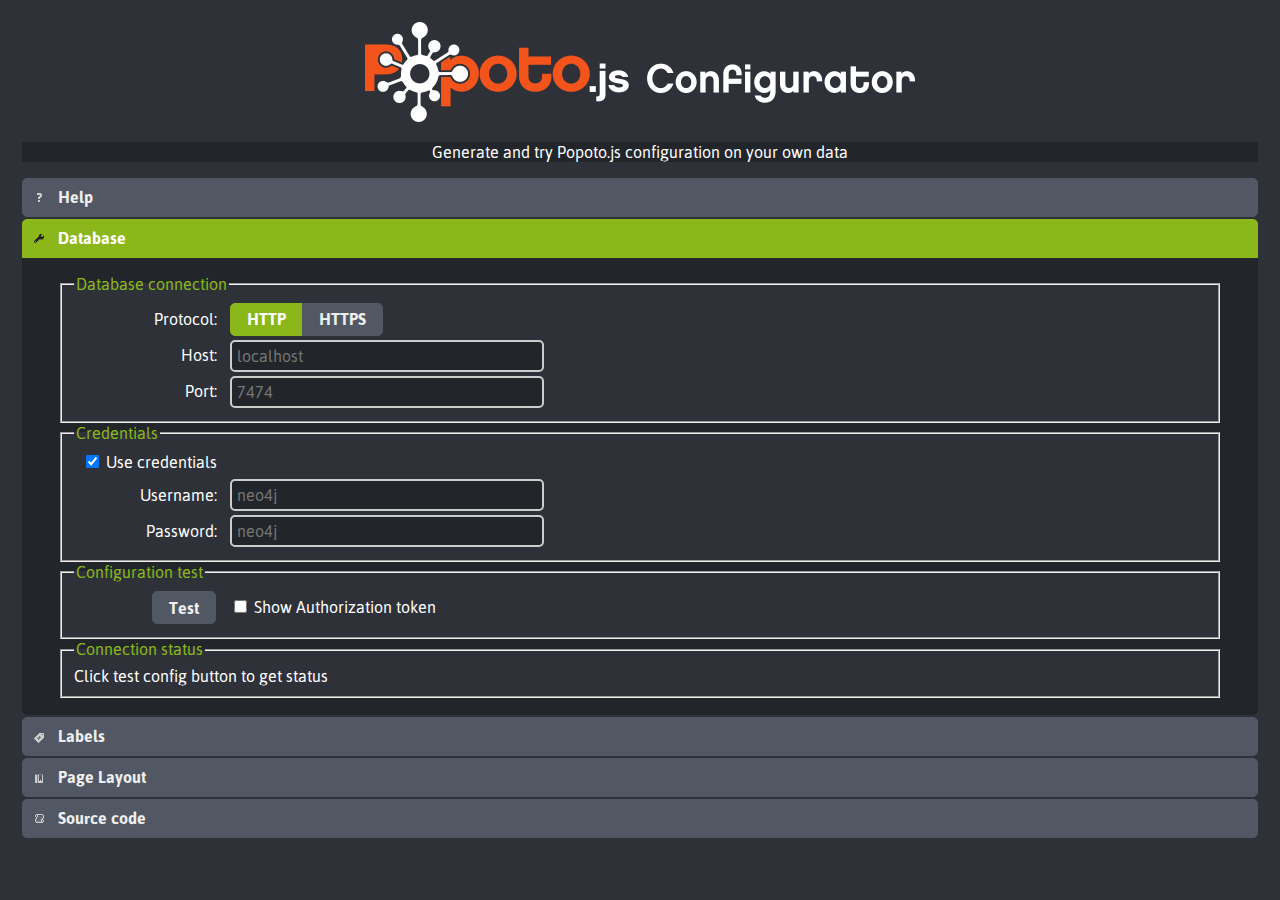
<file: voter_registration/configurator.html>
<!DOCTYPE html>
<html>
<head lang="en">
    <meta charset="UTF-8">
    <title></title>

    <link rel="stylesheet" href="css/jquery/jquery-ui.min.css">
    <link rel="stylesheet" href="css/jquery/jquery-ui.structure.min.css">
    <link rel="stylesheet" href="css/jquery/jquery-ui.theme.min.css">
    <link rel="stylesheet" href="css/hljs/hybrid.css">
    <link rel="stylesheet" href="css/popoto.min.css">
    <style>

        /*Remove blue outline on Jquery UI elements*/
        .ui-state-focus {
            outline: none;
        }

        .ui-state-focus:focus {
            outline: none;
        }

        *:focus {
            outline: none;
        }

        ul {
            list-style-type: none;
            margin: 0;
            padding: 0;
            margin-bottom: 10px;
        }

        .attrli {
            overflow: hidden;
            margin: 5px;
            padding: 5px;
            width: 150px;
        }

        legend {
            /*color: #ffffff;*/
            /*color: #f0b017;*/
            color: #8bb71a;
        }

        h4 {
            color: #8bb71a;
        }

        .labeloption {
            color: #2aa1d3;
        }

        fieldset {
            background-color: rgb(46, 49, 56);
        }

        .inputdiv label {
            display: inline-block;
            width: 140px;
            text-align: right;
            margin-right: 10px;
        }

        input[type=text],
        input[type=password],
        input[type=number],
        select {
            width: 300px;
            background-color: #22252a;
            color: #ffffff;
            padding: 5px;
            border: 2px solid #ccc;
            -webkit-border-radius: 5px;
            border-radius: 5px;
        }

        .colFirst {
            text-align: right;
            /*vertical-align: top;*/
            width: 140px;
            padding-right: 10px;
        }

        article {
            padding-left: 25px;
        }

        table {
            width: 100%;
        }

        .nodepreview {
            width: 100%;
            text-align: center;
            background-position: center;
            background-repeat: no-repeat;
            background-color: #2E3138;
        }

        .nodepreview.Text {
            background-image: url("image/text.png");
        }

        .nodepreview.Image {
            background-image: url("image/image.png");
        }

        .nodepreview.SVG {
            background-image: url("image/svg.png");
        }

        .portlet {
            margin: 0 1em 1em 0;
            padding: 0.3em;
        }

        .portlet-header {
            padding: 0.2em 0.3em;
            margin-bottom: 0.5em;
            position: relative;
        }

        .portlet-toggle {
            position: absolute;
            top: 50%;
            right: 0;
            margin-top: -8px;
        }

        .portlet-content {
            padding: 0.4em;
        }

        .ui-accordion-header.s1 .ui-icon {
            background-position: -48px -144px;
        }

        .ui-accordion-header.s2 .ui-icon {
            background-position: -176px -112px;
        }

        .ui-accordion-header.s3 .ui-icon {
            background-position: -240px -96px;
        }

        .ui-accordion-header.s4 .ui-icon {
            background-position: -224px -96px;
        }

        .ui-accordion-header.s5 .ui-icon {
            background-position: -240px -128px;
        }

        .cypher .hljs-keyword {
            color: #1d75b3;
        }

        .cypher .hljs-label {
            font-weight: bold;
        }

        .cypher .hljs-comment {
            color: gray;
        }

        .cypher .hljs-properties {
            font-style: italic;
            color: black;
        }

        .cypher .hljs-node {
            color: #75438a;
        }

        .cypher .hljs-relationship {
            color: #047d65;
        }


    </style>
</head>
<body style="background: #2E3138; margin: 22px;">

<header style="text-align: center;">
    <img src="image/configurator.png">
    <p class="ui-widget ui-widget-content">Generate and try Popoto.js configuration on your own data</p>
</header>

<div id="accordion">

    <!-- HELP Accordion section -->
    <h3 class="s1 ui-icon-script">Help</h3>

    <div>
        <p>Popoto.js configurator version 1.0.1</p>

        <p>
            This page is a full JavaScript application, running on client side only, designed to help generate a configuration of Popoto.js on your own Neo4j server.
            <br>
            The recommended steps to generate a configuration are described below:
        </p>
        <h4><span class="ui-icon ui-icon-wrench" style="display: inline-block;"></span> Database:</h4>
        <article>
            <p>
                Please ensure that your Neo4 server is running.
                <br>
                Set the configuration for your server and run a test to check that the REST API is accessible.
            </p>

            <p>
                The test will just try to access the service root and return the neo4j_version.
                <br>
                Note that your server must accept request from your machine (or from the client running the Javascript code).
                <br>
                See <a href="http://neo4j.com/docs/stable/security-server.html" target="_blank">Securing access to the Neo4j Server</a> documentation for more info.
            </p>

            <p>
                In case of error, only the "<span style="color: #ff0000; font-weight: bold;">ERROR</span>" status is displayed, to get more details you can look in the browser console for network messages.
            </p>
        </article>
        <h4><span class="ui-icon ui-icon-tag" style="display: inline-block;"></span> Labels:</h4>
        <article>

            <p>
                Click on the "Load labels from server" button to retrieve the list of labels defined on your Neo4j server.
                <br>
                A request is sent to the databse to get the labels and the list of attributes.
            </p>

            <p>
                Depending on the server level two different strategies are used:
                <br>
                For version 2.2 and upper the following query is run to retrieve all the labels and their attribute:
            </p>

            <pre><code class="cypher">match (n) unwind(labels(n)) as labels unwind(keys(n)) as keys return distinct(labels) as labels, collect(distinct keys) as keys</code></pre>

            <p>
                For older versions a first request is sent to the REST API to get the list of labels, then for each label the list of attributes is based on the first node instance found.
                <br>
                This option can run faster on big database but can miss some attributes as only one instance object for a given label is used to get the attribute list. Use "Force old version" option to use this method on recent servers.
            </p>

            <p>
                Once the labels have been loaded you can change the default settings:
            </p>

            <p>
                <strong class="labeloption">visibility:</strong>
                <br>
                Defines whether or not this label is required.
                <br>
                If set to <strong>Hide</strong>, the label is ignored and nothing will be generated in the source file for the label.
            </p>

            <p>
                <strong class="labeloption">constraintAttribute:</strong>
                <br>
                Defines the attribute used to identify a node. This attribute is used in generated Cypher query to match the selected value.
                <br>
                In most case an ID or a unique value should be used here, but any attribute can be used.
                <br>
                For example if you use person last_name all the person with the same last name will be considered as the same value and the node is displayed only once in graph.
            </p>

            <p>
                <strong class="labeloption">returnAttributes:</strong>
                <br>
                Defines the list of attributes available for this labels.
            </p>

            <p>
                <strong class="labeloption">displayAttribute:</strong>
                <br>
                Defines the attribute to use to display a label for nodes in graph.
            </p>

            <p>
                <strong class="labeloption">displayType:</strong>
                <br>
                Defines the rendering type for the nodes in graph.
                <br>
                It can be one of the following types: <strong>Text</strong>, <strong>Image</strong> or <strong>SVG</strong>.
                <br>
                Depending on this type a full working example will be generated in source code you can customize and modify to fit your application.
            </p>
        </article>
        <h4><span class="ui-icon ui-icon-bookmark" style="display: inline-block;"></span> Page Layout:</h4>
        <article>

            <p>
                The page layout section displays the list of components available in Popoto.js page.
                <br>
                Select the components required for your configuration.
                <br>
                A page preview is displayed corresponding to the selected options.
            </p>
        </article>
        <h4><span class="ui-icon ui-icon-script" style="display: inline-block;"></span> Source code:</h4>
        <article>

            <p>
                The Source code section contains two buttons, one to test the application with the current configuration and one to Generate the full index.html file you can copy and paste in your Popoto.js instance.
            </p>
        </article>
    </div>

    <!-- SERVER CONFIGURATION Accordion section -->
    <h3 class="s2">Database</h3>

    <div>
        <form id="server-form">
            <fieldset>
                <legend>Database connection</legend>
                <table>
                    <!-- Protocol -->
                    <tr>
                        <td class="colFirst">
                            <label for="protocol">Protocol:</label>
                        </td>
                        <td>
                            <div id="protocol">
                                <input type="radio" id="http" name="protocol" value="http" checked="checked"><label for="http">HTTP</label>
                                <input type="radio" id="https" name="protocol" value="https"><label for="https">HTTPS</label>
                            </div>
                        </td>
                    </tr>
                    <!-- Host -->
                    <tr>
                        <td class="colFirst">
                            <label for="host">Host:</label>
                        </td>
                        <td>
                            <input id="host" name="host" type="text" placeholder="localhost" title="Host of the running Neo4j server where to access the REST API">
                        </td>
                    </tr>
                    <!-- Port -->
                    <tr>
                        <td class="colFirst">
                            <label for="port">Port:</label>
                        </td>
                        <td>
                            <input id="port" name="port" type="number" placeholder="7474" title="Port of the Neo4j server REST API">
                        </td>
                    </tr>
                </table>
            </fieldset>

            <fieldset>
                <legend>Credentials</legend>
                <table>
                    <!-- Use credentials -->
                    <tr>
                        <td class="colFirst">
                            <label for="use-credentials">
                                <input type="checkbox" id="use-credentials" name="use-credentials" checked="checked" title="Use credentials if the server require authentication">
                                Use credentials
                            </label>
                        </td>
                        <td>
                        </td>
                    </tr>
                </table>
                <table id="credentials">
                    <!-- User -->
                    <tr>
                        <td class="colFirst">
                            <label for="user">Username:</label>
                        </td>
                        <td>
                            <input id="user" name="user" type="text" placeholder="neo4j" title="Username of an authorized user to access the REST API">
                        </td>
                    </tr>
                    <!-- Password -->
                    <tr>
                        <td class="colFirst">
                            <label for="password">Password:</label>
                        </td>
                        <td>
                            <input id="password" name="password" type="password" placeholder="neo4j" title="Password of the user to access REST API">
                        </td>
                    </tr>
                </table>
            </fieldset>

            <fieldset>
                <legend>Configuration test</legend>
                <table>
                    <!-- Test Config -->
                    <tr>
                        <td class="colFirst">
                            <button id="test-server-button" name="test-server-button" type="button">Test</button>
                        </td>
                        <!-- Show token -->
                        <td>
                            <label for="show-authorization" id="authorization">
                                <input type="checkbox" id="show-authorization" name="show-authorization" title="If checked the authorization token required in popoto.rest.AUTHORIZATION property will be displayed in test">
                                Show Authorization token
                            </label>
                        </td>
                    </tr>
                </table>

            </fieldset>

            <fieldset>
                <legend>Connection status</legend>
                <div id="status">
                    Click test config button to get status
                </div>
            </fieldset>
        </form>
    </div>

    <!-- LABELS PROVIDERS Accordion section -->
    <h3 class="s3">Labels</h3>

    <div>

        <form id="labels-form">
            <div>
                <button id="test-labels" name="test-labels" type="button">Test</button>
                <button id="load-labels" name="load-labels" type="button">Load labels from server</button>
                <label for="oldVersion"><input type="checkbox" id="oldVersion" value="oldVersion" title="If checked, the list of label is retrieved using the rest API and the list of attributes from first object found for each label."> Force old version</label>
            </div>

            <div id="labels">
            </div>
        </form>
    </div>

    <!-- PAGE LAYOUT Accordion section -->
    <h3 class="s4">Page Layout</h3>

    <div>
        <button id="test-layout" name="test-layout" type="button">Test</button>
        <form id="layout-form">
            <fieldset>
                <legend>Components</legend>

                <div>
                    <div>
                        <label for="header">
                            <input type="checkbox" name="components" id="header" value="header" checked>
                            Header
                        </label>
                    </div>
                    <div>
                        <label for="taxonomies">
                            <input type="checkbox" name="components" id="taxonomies" value="taxonomies" checked>
                            Taxonomies
                        </label>
                    </div>
                    <div>
                        <label for="query">
                            <input type="checkbox" name="components" id="query" value="query" checked>
                            Query Viewer
                        </label>
                    </div>
                    <div>
                        <label for="cypher">
                            <input type="checkbox" name="components" id="cypher" value="cypher" checked>
                            Cypher Viewer
                        </label>
                    </div>
                    <div>
                        <label for="results">
                            <input type="checkbox" name="components" id="results" value="results" checked>
                            Results
                        </label>
                    </div>
                </div>

            </fieldset>
            <fieldset>
                <legend>Preview</legend>

                <header class="ppt-header" id="header-elmt">
                </header>

                <section class="ppt-section-main">
                    <div class="ppt-section-header">
                        <span class="ppt-header-span">Graph</span> search
                    </div>

                    <div class="ppt-container-graph" style="height: 300px;">
                        <nav id="taxonomies-elmt" class="ppt-taxo-nav">
                            <ul>
                                <li id="popoto-lbl-0" value="Person"><span class="ppt-taxo-tag">&nbsp;</span><span class="ppt-label">Person</span><span class="ppt-count"> (133)</span></li>
                                <li id="popoto-lbl-1" value="Movie"><span class="ppt-taxo-tag">&nbsp;</span><span class="ppt-label">Movie</span><span class="ppt-count"> (38)</span></li>
                            </ul>
                        </nav>
                        <div id="popoto-graph" class="ppt-div-graph">
                            <img src="image/graph.png" style="display: block; margin-left: auto; margin-right: auto;">
                        </div>
                    </div>

                    <div id="query-elmt" class="ppt-container-query">
                        <p class="ppt-query-constraint-elements" style="margin: 0"><span id="0" class="ppt-span">I'm looking for </span><span id="1" class="ppt-span-root">Person </span></p>
                    </div>

                    <div id="cypher-elmt" class="ppt-container-cypher">
                        MATCH (person:`Person`) RETURN person
                    </div>

                    <div id="results-elmt">
                        <div class="ppt-section-header">
                            <!-- The total results count is updated with a listener defined below -->
                            RESULTS <span id="result-total-count" class="ppt-count">(133)</span>
                        </div>
                    </div>

                </section>

            </fieldset>
        </form>
    </div>

    <!-- GENERAL Accordion section -->
    <h3 class="s5">Source code</h3>

    <div>
        <form id="general">
            <button id="test-page" name="test-page" type="button">Test</button>
            <button id="view-source" name="view-source" type="button">Generate index.html</button>

            <fieldset>
                <legend>Source code to copy paste in your Popoto.js instance</legend>
                <pre><code class="html" id="codeViewer">Click on "Generate index.html" button to get code.</code></pre>
            </fieldset>
        </form>
    </div>

</div>

<script src="js/jquery-2.1.0.min.js" charset="utf-8"></script>
<script src="js/d3.v3.min.js" charset="utf-8"></script>
<script src="js/popoto.min.js" charset="utf-8"></script>
<script src="js/highlight.pack.js" charset="utf-8"></script>
<script src="js/jquery-ui.min.js" charset="utf-8"></script>
<!-- Used only on www.popotojs.com website, this reference can be safely removed -->
<script src="js/analytics.js"></script>
<script>

    //TODO temp code for cypher highlighting
    hljs.registerLanguage("cypher", cypher);
    hljs.initHighlightingOnLoad();
    function cypher(hljs) {
        var labelName = {
            cN: 'labelName',
            b: /:./,
            e: /(:| )/
        };


        var labelDefinition = {
            cN: 'label',
            b: /:/
        };


        var properties = {
            cN: 'properties',
            b: /\{/,
            e: /\}/
        };


        var nodeMode = {
            cN: 'node',
            b: /\(/,
            e: /\)/,
            c: [labelDefinition, labelName, properties]
        };


        var relationshipMode = {
            cN: 'relationship',
            b: /\[/,
            e: /\]/,
            c: [labelDefinition, labelName, properties]
        };


        return {
            cI: true,
            k: {
                keyword: 'start match return with limit skip create merge where unique union remove delete set constaint assert is case unique optional',
                literal: 'true false'
            },
            c: [hljs.CLCM, hljs.ASM, hljs.QSM, nodeMode, relationshipMode]
        }
    }


    var version = "1.0";
    // Default configuration
    var config = {
        server: {
            protocol: "http",
            host: "",
            port: "",
            credentials: {
                use: true,
                user: "",
                password: "",
                token: false
            }
        },
        layout: {
            header: true,
            taxonomies: true,
            query: true,
            cypher: true,
            results: true
        },
        labels: [],
        forceOldVersion: false
    };

    $(function () {
        $("#accordion").accordion({
            active: 1,
            heightStyle: "content",
            collapsible: true
        });
        //================SERVER
        {
            //-------------- PROTOCOL
            $("#protocol").buttonset();
            $("input[name=\"protocol\"]").change(function () {
                config.server.protocol = this.value;
            });

            //-------------- Host
            $("#host").change(function () {
                config.server.host = this.value;
            });

            //-------------- Port
            $("#port").change(function () {
                config.server.port = this.value;
            });
            //-------------- Use credentials
            $("#use-credentials").change(function () {
                config.server.credentials.use = this.checked;
                if (this.checked) {
                    $("#credentials").show();
                    $("#authorization").show();
                } else {
                    $("#credentials").hide();
                    $("#authorization").hide();
                }
            });

            //-------------- User
            $("#user").change(function () {
                config.server.credentials.user = this.value;
            });

            //-------------- Password
            $("#password").change(function () {
                config.server.credentials.password = this.value;
            });

            //-------------- Token
            $("#show-authorization").change(function () {
                config.server.credentials.token = this.checked;
            });

            $("#test-server-button").button().click(testServer);
        }

        //================LABELS
        {
            $("#test-labels").button({
                icons: {
                    primary: "ui-icon-gear"
                }
            }).click(testPage).hide();
            $("#load-labels").button({
                icons: {
                    primary: "ui-icon-transferthick-e-w"
                }
            }).click(loadLabels);
        }

        //================LAYOUT
        {
            $("#test-layout").button({
                icons: {
                    primary: "ui-icon-gear"
                }
            }).click(testPage);

            $("input[name=\"components\"]").change(function () {
                config.layout[this.id] = this.checked;

                if (this.checked) {
                    $("#" + this.id + "-elmt").show();
                } else {
                    $("#" + this.id + "-elmt").hide();
                }
            });
        }

        //================SOURCE
        {
            //------- Test Page
            {
                $("#test-page").button({
                    icons: {
                        primary: "ui-icon-gear"
                    }
                }).click(testPage);
            }
            //------- View Source
            {
                $("#view-source").button({
                    icons: {
                        primary: "ui-icon-script"
                    }
                }).click(viewSource);
            }
        }

        $("#oldVersion").change(
                function () {
                    config.forceOldVersion = this.checked;
                });

        // Update tooltips with JQuery UI style
        $("[title]").tooltip({
            position: {
                my: "left top",
                at: "right+5 top-5"
            }
        });
    });

    function buildURL() {
        var host = config.server.host;
        if (host == "") {
            // use default value
            host = "localhost";
        }

        var port = config.server.port;
        if (port == "") {
            // use default value
            port = "7474";
        }

        return config.server.protocol + "://" + host + ":" + port;
    }

    function buildAuthorization() {
        var authorization;

        if (config.server.credentials.use) {
            var user = config.server.credentials.user;
            if (user == "") {
                // use default value
                user = "neo4j";
            }

            var password = config.server.credentials.password;
            if (password == "") {
                // use default value
                password = "neo4j";
            }

            authorization = "Basic " + btoa(user + ":" + password);
        }

        return authorization;
    }

    function restGET(url, authorization) {
        return $.ajax({
            type: "GET",
            timeout: 15000,
            beforeSend: function (request) {
                if (authorization) {
                    request.setRequestHeader("Authorization", authorization);
                }
            },
            url: url,
            contentType: "application/json"
        })
    }

    function restPOST(url, authorization, data) {
        return $.ajax({
            type: "POST",
            beforeSend: function (request) {
                if (authorization) {
                    request.setRequestHeader("Authorization", authorization);
                }
            },
            url: url,
            contentType: "application/json",
            data: JSON.stringify(data)
        });
    }

    /**
     * Test server using config and update the status panel
     */
    function testServer() {
        $("#status").empty().append("<img src='image/ajax-loader.gif'>");
        $("#accordion").accordion("refresh");

        var url = buildURL() + "/db/data/";
        var authorization = buildAuthorization();

        restGET(url, authorization)
                .done(function (data, textStatus, jqXHR) {
                    var status = $("#status")
                            .empty()
                            .append("<div>GET URL: <span>" + url + "</span></div>")
                            .append("<div>Status: <span style='color: #008800; font-weight: bold'>" + textStatus.toUpperCase() + "</span></div>")
                            .append("<div>Neo4j Version: <span style='color: #2aa1d3; font-weight: bold'>" + data.neo4j_version + "</span></div>");

                    if (config.server.credentials.token) {
                        status.append("popoto.rest.AUTHORIZATION = <span style='color: #8bb71a; font-weight: bold'>\"" + authorization + "\"</span>");
                    }
                })
                .fail(function (xhr, textStatus, errorThrown) {
                    var status = $("#status")
                            .empty()
                            .append("<div>GET URL: <span>" + url + "</span></div>")
                            .append("<div>Status: <span style='color: #ff0000; font-weight: bold'>" + textStatus.toUpperCase() + "</span></div>")
                            .append("<div>Cannot access the REST API with this configuration</div>");
                    if (config.server.credentials.token) {
                        status.append("popoto.rest.AUTHORIZATION = <span style='color: #8bb71a; font-weight: bold'>\"" + authorization + "\"</span>");
                    }
                })
                .always(function (xhr, textStatus, errorThrown) {
                    $("#accordion").accordion("refresh");
                });
    }

    function loadLabels() {
        // Disable button to avoid multi clicks
        $("#load-labels").button("option", "disabled", true);
        $("#labels").empty().append("<p><img src='image/ajax-loader.gif'><p>");


        var url = buildURL() + "/db/data/";
        var authorization = buildAuthorization();

        if (config.forceOldVersion) {
            loadLabelsOld();
        } else {
            restGET(url, authorization)
                    .done(function (data) {
                        var version = data.neo4j_version;
                        var parsed = version.split(".");
                        if (parsed.length > 0 && parseInt(parsed[0]) >= 2) {
                            if (parsed.length > 1 && parseInt(parsed[1]) >= 2) {
                                loadLabels_2_2();
                            }
                            else {
                                loadLabelsOld();
                            }
                        } else {
                            loadLabelsOld();
                        }
                    })
                    .fail(function (xhr, textStatus, errorThrown) {
                        updateErrorLabelComponents(url, textStatus);
                    })
                    .always(function (xhr, textStatus, errorThrown) {
                        // Reactivate button
                        $("#load-labels").button("option", "disabled", false);
                    });
        }
    }

    function loadLabelsOld() {
        var url = buildURL() + "/db/data/labels";
        var authorization = buildAuthorization();

        restGET(url, authorization)
                .done(function (data) {
                    config.labels = [];
                    for (var i = 0; i < data.length; i++) {

                        config.labels.push({
                            id: i,
                            name: data[i],
                            use: true,
                            constraint: "",
                            attributes: [],
                            node: "",
                            type: "text",
                            toString: function () {
                                return this.name;
                            }
                        });
                    }

                    loadAttributesOld();
                })
                .fail(function (xhr, textStatus, errorThrown) {
                    updateErrorLabelComponents(url, textStatus);
                })
                .always(function (xhr, textStatus, errorThrown) {
                    // Reactivate button
                    $("#load-labels").button("option", "disabled", false);
                });
    }

    function loadAttributesOld() {
        var query = "match (n:`$`) return n LIMIT 1";
        var statements = [];

        var url = buildURL() + "/db/data/transaction/commit";
        var authorization = buildAuthorization();

        for (var i = 0; i < config.labels.length; i++) {
            statements.push(
                    {
                        "statement": query.replace("$", config.labels[i].name)
                    });
        }

        restPOST(url, authorization,
                {
                    "statements": statements
                })
                .done(function (data, textStatus, jqXHR) {
                    if (data.errors.length > 0) {
                        //TODO
                    } else {
                        for (var i = 0; i < config.labels.length; i++) {
                            var labelInstance = data.results[i].data[0].row[0];

                            var j = 0;
                            for (var attribute in labelInstance) {
                                if (labelInstance.hasOwnProperty(attribute)) {
                                    if (j == 0) {
                                        // Use first attribute as default value
                                        config.labels[i].constraint = attribute;
                                        config.labels[i].node = attribute;
                                    }

                                    config.labels[i].attributes.push(
                                            {
                                                id: j++,
                                                name: attribute,
                                                toString: function () {
                                                    return this.name;
                                                }
                                            });
                                }
                            }
                        }
                        updateLabelComponents();
                    }
                })
                .fail(function (xhr, textStatus, errorThrown) {
                    updateErrorLabelComponents(url, textStatus);
                })
                .always(function (xhr, textStatus, errorThrown) {
                    $("#accordion").accordion("refresh");
                });
    }

    function loadLabels_2_2() {
        var query = "match (n) unwind(labels(n)) as labels unwind(keys(n)) as keys return distinct(labels), collect(distinct keys) as keys";

        var url = buildURL() + "/db/data/transaction/commit";
        var authorization = buildAuthorization();

        restPOST(url, authorization,
                {
                    "statements": [
                        {
                            "statement": query
                        }]
                })
                .done(function (data, textStatus, jqXHR) {
                    if (data.errors.length > 0) {
                        //TODO
                    } else {
                        var lbls = data.results[0].data;

                        // Clear old labels
                        config.labels = [];
                        for (var i = 0; i < lbls.length; i++) {
                            var attributes = [];

                            for (var j = 0; j < lbls[i].row[1].length; j++) {
                                attributes.push({
                                    id: j,
                                    name: lbls[i].row[1][j],
                                    toString: function () {
                                        return this.name;
                                    }
                                });
                            }
                            config.labels.push({
                                id: i,
                                name: lbls[i].row[0],
                                use: true,
                                constraint: attributes.length > 0 ? attributes[0].name : "",
                                attributes: attributes,
                                node: attributes.length > 0 ? attributes[0].name : "",
                                type: "text",
                                toString: function () {
                                    return this.name;
                                }
                            });
                        }

                        updateLabelComponents();
                    }
                })
                .fail(function (xhr, textStatus, errorThrown) {
                    updateErrorLabelComponents(url, textStatus);
                })
                .always(function (xhr, textStatus, errorThrown) {
                    $("#accordion").accordion("refresh");
                });
    }

    function updateErrorLabelComponents(url, textStatus) {
        $("#test-labels").hide();
        $("#labels")
                .empty()
                .append("<p><div>URL: <span>" + url + "</span></div>")
                .append("<div>Status: <span style=\"color: #ff0000; font-weight: bold;\">" + textStatus.toUpperCase() + "</span></div></p>");
    }

    function updateLabelComponents() {
        $("#test-labels").show();

        // clear old labels elements first
        $("#labels").empty();

        var fieldset = d3.select("#labels").append("fieldset");
        fieldset.append("legend").text("Labels");
        fieldset.append("div").attr("id", "labelsAccordion");

        var enter = d3.select("#labelsAccordion").selectAll("h3").data(config.labels, function (d) {
            return d.id;
        }).enter();

        enter.append("H3").text(function (d) {
            return d.name;
        });

        var contentDiv = enter.insert("div");

        $("#labelsAccordion").accordion({
            active: 0,
            icons: {
                header: "ui-icon-tag",
                activeHeader: "ui-icon-tag"
            },
            heightStyle: "content",
            collapsible: true
        });

        //========================================== Visibility
        var mainTable = contentDiv.append("table");
        var trVisibility = mainTable
                .append("tr");

        trVisibility.append("td")
                .attr("class", "colFirst")
                .append("label")
                .attr("for", function (d) {
                    return "visibility-" + d.id;
                }).text("visibility:");

        var visibilityDiv = trVisibility.append("td")
                .append("div").attr("id", function (d) {
                    return "visibility-" + d.id;
                });

        visibilityDiv.append("input")
                .attr("type", "radio")
                .attr("checked", "checked")
                .attr("name", function (d) {
                    return "label-visibility-" + d.id;
                })
                .attr("id", function (d) {
                    return "show-" + d.id;
                })
                .attr("value", "show");

        visibilityDiv.append("label")
                .attr("for", function (d) {
                    return "show-" + d.id;
                })
                .text("Show");

        visibilityDiv.append("input")
                .attr("type", "radio")
                .attr("name", function (d) {
                    return "label-visibility-" + d.id;
                })
                .attr("id", function (d) {
                    return "hide-" + d.id;
                })
                .attr("value", "hide");

        visibilityDiv.append("label")
                .attr("for", function (d) {
                    return "hide-" + d.id;
                })
                .text("Hide");

        //========================================== Content

        var table = contentDiv.append("table")
                .attr("id", function (d) {
                    return "labelsTable-" + d.id
                })
                .filter(function (d) {
                    return d.attributes.length > 0;
                });

        var headerTR = table.append("tr");

        headerTR.append("th");

        headerTR.append("th");

        headerTR.append("th").text("Node preview");


        //========================================== Parent Label
//        var trParentLabel = table.append("tr");
//
//        trParentLabel.append("td")
//                .attr("class", "colFirst")
//                .append("label")
//                .attr("for", function (d) {
//                    return "parentLabel-" + d.id;
//                }).text("Parent label:");
//        trParentLabel.append("td")
//                .append("select")
//                .attr("id", function (d) {
//                    return "parentLabel-" + d.id;
//                })
//                .selectAll("option")
//                .data(config.labels, function (d) {
//                    return d.id;
//                })
//                .enter()
//                .append("option")
//                .attr("value", function (d) {
//                    return d.name;
//                })
//                .text(function (d) {
//                    return d.name;
//                });

        //========================================== Constraint Attribute
        var trConstraintAttr = table.append("tr");

        trConstraintAttr.append("td")
                .attr("class", "colFirst")
                .append("label")
                .attr("for", function (d) {
                    return "constraintAttribute-" + d.id;
                }).text("constraintAttribute:");
        trConstraintAttr.append("td")
                .append("select")
                .attr("id", function (d) {
                    return "constraintAttribute-" + d.id;
                })
                .selectAll("option")
                .data(function (d) {
                    if (d.attributes) {
                        return d.attributes;
                    } else {
                        return [];
                    }
                }, function (d) {
                    return d.id;
                })
                .enter()
                .append("option")
                .attr("value", function (d) {
                    return d.value;
                })
                .text(function (d) {
                    return d.name;
                });

        //========================================== Preview
        var nodePreview = trConstraintAttr.append("td")
                .attr("id", function (d) {
                    return "preview-" + d.id;
                }).attr("rowspan", 4)
                .attr("class", "nodepreview Text").text(function (d) {
                    if (d.attributes && d.attributes.length > 0) {
                        return d.attributes[0];
                    } else {
                        return "preview";
                    }
                });

        //========================================== Return attributes
        var trReturnAttr = table.append("tr");
        trReturnAttr.append("td")
                .attr("class", "colFirst")
                .append("label")
                .text("returnAttributes:");

        trReturnAttr.append("td").append("ul")
                .attr("id", function (d) {
                    return "returnAttrs-" + d.id;
                })
                .selectAll("li")
                .data(function (d) {
                    if (d.attributes) {
                        return d.attributes;
                    } else {
                        return [];
                    }
                }, function (d) {
                    return d.id;
                })
                .enter()
                .append("li")
                .attr("class", "ui-state-default attrli")
                .attr("id", function (d) {
                    return "returnAttrs-" + d3.select(this.parentNode).datum().id + "-" + d.id;
                })
                .text(function (d) {
                    return d.name;
                });

        //========================================== Attribute displayed in nodes
        var trAttrInGraph = table.append("tr");
        trAttrInGraph.append("td")
                .attr("class", "colFirst")
                .append("label")
                .attr("for", function (d) {
                    return "attrInGraph-" + d.id;
                }).text("displayAttribute:");

        // ComboBox
        trAttrInGraph.append("td")
                .append("select")
                .attr("id", function (d) {
                    return "attrInGraph-" + d.id;
                })
                .selectAll("option")
                .data(function (d) {
                    if (d.attributes) {
                        return d.attributes;
                    } else {
                        return [];
                    }
                }, function (d) {
                    return d.id;
                })
                .enter()
                .append("option")
                .attr("value", function (d) {
                    return d.name;
                })
                .text(function (d) {
                    return d.name;
                });

        //========================================== Display type
        var trDisplayType = table.append("tr");
        trDisplayType.append("td")
                .attr("class", "colFirst")
                .append("label")
                .attr("for", function (d) {
                    return "displayType-" + d.id;
                }).text("displayType:");

        trDisplayType.append("td")
                .append("select")
                .attr("id", function (d) {
                    return "displayType-" + d.id;
                })
                .selectAll("option")
                .data(["Text", "Image", "SVG"])
                .enter()
                .append("option")
                .attr("value", function (d) {
                    return d;
                })
                .text(function (d) {
                    return d;
                });


        //========================================== Update components
        for (var i = 0; i < config.labels.length; i++) {

            // ----------- Visibility
            $("#visibility-" + i).buttonset();
            $("input[name=\"label-visibility-" + i + "\"]").change(function () {
                var label = d3.select(this).datum();
                if (this.value == "hide") {
                    label.use = false;
                    $("#labelsTable-" + label.id).hide();
                } else {
                    label.use = true;
                    $("#labelsTable-" + label.id).show();
                }
            });


            // ----------- constraint attribute
            $("#constraintAttribute-" + i).selectmenu({
                change: function (event, ui) {
                    var label = d3.select(this).datum();
                    label.constraint = this.value;
                }
            });
            $("#constraintAttribute-" + i + "-button").tooltip({
                items: "span",
                position: {
                    my: "left top",
                    at: "right+5 top-5"
                },
                content: "Attribute used to identify a node, this attribute is used in generated Cypher query to match the selected value."
            });

            // ----------- return attributes tooltips TODO
//            $("#returnAttrs-" + i).tooltip({
//                items: "span",
//                position: {
//                    my: "left top",
//                    at: "right+5 top-5"
//                },
//                content: "List of attributes returned for the nodes, they will be added in the Cypher query"
//            });

            // ----------- attribute in graph
            $("#attrInGraph-" + i).selectmenu({
                change: function (event, ui) {
                    var label = d3.select(this).datum();
                    label.node = this.value;
                    d3.select("#preview-" + label.id).text(this.value);
                }
            });
            $("#attrInGraph-" + i + "-button").tooltip({
                items: "span",
                position: {
                    my: "left top",
                    at: "right+5 top-5"
                },
                content: "Attribute used in displayed nodes in graph"
            });

            // ----------- Display type
            $("#displayType-" + i).selectmenu({
                change: function (event, ui) {
                    var label = d3.select(this).datum();
                    label.type = this.value;
                    d3.select("#preview-" + label.id).attr("class", "nodepreview " + label.type);
                }
            });
            $("#displayType-" + i + "-button").tooltip({
                items: "span",
                position: {
                    my: "left top",
                    at: "right+5 top-5"
                },
                content: "Display type of the node. The generated code uses an example you can modify afterward"
            });
        }
    }

    function generatePage() {
        var page =
                "<!DOCTYPE html>\n" +
                "<!-- Generated with Popoto.js Configurator " + version + " -->\n" +
                "<html>\n" +
                "<head>\n" +
                "    <meta http-equiv=\"Content-Type\" content=\"text/html\" charset=\"UTF-8\">\n" +
                "    <title>Popoto Search</title>\n" +
                "    <link rel=\"stylesheet\" href=\"css/popoto.min.css\">\n" +
                "</head>\n" +
                "<body class=\"ppt-body\">\n";

        if (config.layout.header) {
            page +=
                    "<header class=\"ppt-header\">\n" +
                    "</header>\n";
        }

        page +=
                "<section class=\"ppt-section-main\">\n" +
                "    <div class=\"ppt-section-header\">\n" +
                "        <span class=\"ppt-header-span\">Graph</span> search\n" +
                "    </div>\n" +
                "    <div class=\"ppt-container-graph\">\n";

        if (config.layout.taxonomies) {
            page +=
                    "        <nav id=\"popoto-taxonomy\" class=\"ppt-taxo-nav\">\n" +
                    "            <!-- Label/taxonomy filter will be generated here -->\n" +
                    "        </nav>\n";
        }

        page +=
                "        <div id=\"popoto-graph\" class=\"ppt-div-graph\">\n" +
                "            <!-- Graph will be generated here -->\n" +
                "        </div>\n" +
                "    </div>\n";

        if (config.layout.query) {
            page +=
                    "    <div id=\"popoto-query\" class=\"ppt-container-query\">\n" +
                    "        <!-- Query viewer will be generated here -->\n" +
                    "    </div>\n";
        }

        if (config.layout.cypher) {
            page +=
                    "    <div id=\"popoto-cypher\" class=\"ppt-container-cypher\">\n" +
                    "        <!-- Cypher query viewer will be generated here -->\n" +
                    "    </div>\n";
        }

        if (config.layout.results) {
            page +=
                    "    <div class=\"ppt-section-header\">\n" +
                    "        <!-- The total results count is updated with a listener defined in script -->\n" +
                    "        RESULTS <span id=\"result-total-count\" class=\"ppt-count\"></span>\n" +
                    "    </div>\n" +
                    "    <div id=\"popoto-results\" class=\"ppt-container-results\">\n" +
                    "        <!-- Results will be generated here -->\n" +
                    "    </div>\n";
        }

        page +=
                "</section>\n" +
                "<script src=\"js/jquery-2.1.0.min.js\" charset=\"utf-8\"></scr" + "ipt>\n" +
                "<script src=\"js/d3.v3.min.js\" charset=\"utf-8\"></scr" + "ipt>\n" +
                "<script src=\"js/popoto.min.js\" charset=\"utf-8\"></scr" + "ipt>\n" +
                "<script>\n" +
                "// URL used to access Neo4j REST API to execute queries.\n" +
                "popoto.rest.CYPHER_URL = \"" + buildURL() + "/db/data/transaction/commit" + "\";\n";

        if (config.server.credentials.use) {
            page += "popoto.rest.AUTHORIZATION = \"" + buildAuthorization() + "\";\n"
        }

        if (config.labels.length > 0) {
            page +=
                    "popoto.provider.nodeProviders = {\n";

            for (var i = 0; i < config.labels.length; i++) {
                var labelConfig = config.labels[i];

                if (labelConfig.use) {

                    page +=
                            "    \"" + labelConfig.name + "\":{\n";

                    if (labelConfig.attributes.length > 0) {
                        //============== returnAttributes:
                        page +=
                                "        returnAttributes:[\"" + labelConfig.attributes.join("\", \"") + "\"]" + ",\n";

                        //============== constraintAttribute:
                        page +=
                                "        constraintAttribute:\"" + labelConfig.constraint + "\",\n";

                        //============== node value:
                        if (labelConfig.node != labelConfig.constraint) {

                            page +=
                                    "        \"getTextValue\": function (node) {\n" +
                                    "            var text;\n" +
                                    "            if (node.type === popoto.graph.node.NodeTypes.VALUE) {\n" +
                                    "                text = \"\" + node.attributes[\"" + labelConfig.node + "\"];\n" +
                                    "            } else {\n" +
                                    "                if (node.value === undefined) {\n" +
                                    "                    text = node.label;\n" +
                                    "                } else {\n" +
                                    "                    text = \"\" + node.value.attributes[\"" + labelConfig.node + "\"];\n" +
                                    "                }\n" +
                                    "            }\n" +
                                    "            // Text is truncated to avoid node overflow\n" +
                                    "            return text.substring(0, 12);\n" +
                                    "        },\n";
                        }

                        //============== node type:
                        if (labelConfig.type == "Text") {
                            // Nothing to do as it is default value
                        } else if (labelConfig.type == "Image") {
                            page +=
                                    "        \"getDisplayType\": function (node) {\n" +
                                    "            return popoto.provider.NodeDisplayTypes.IMAGE;\n" +
                                    "        },\n" +
                                    "        \"getImagePath\": function (node) {\n" +
                                    "            if (node.type === popoto.graph.node.NodeTypes.VALUE) {\n" +
                                    "                return \"css/image/node-yellow.png\";\n" +
                                    "            } else {\n" +
                                    "                if (node.value === undefined) {\n" +
                                    "                    if (node.count == 0) {\n" +
                                    "                        return \"css/image/node-black.png\";\n" +
                                    "                    } else {\n" +
                                    "                       if (node.type === popoto.graph.node.NodeTypes.ROOT) {\n" +
                                    "                           return \"css/image/node-blue.png\";\n" +
                                    "                       }\n" +
                                    "                       if (node.type === popoto.graph.node.NodeTypes.CHOOSE) {\n" +
                                    "                           return \"css/image/node-green.png\";\n" +
                                    "                       }\n" +
                                    "                       if (node.type === popoto.graph.node.NodeTypes.GROUP) {\n" +
                                    "                           return \"css/image/node-gray.png\";\n" +
                                    "                       }\n" +
                                    "                    }\n" +
                                    "                } else {\n" +
                                    "                    return \"css/image/node-orange.png\";\n" +
                                    "                }\n" +
                                    "            }\n" +
                                    "        },\n" +
                                    "        \"getImageWidth\": function (node) {\n" +
                                    "            return 125;\n" +
                                    "        },\n" +
                                    "        \"getImageHeight\": function (node) {\n" +
                                    "            return 125;\n" +
                                    "        },\n";
                        } else if (labelConfig.type == "SVG") {
                            page +=
                                    "        \"getDisplayType\": function (node) {\n" +
                                    "            return popoto.provider.NodeDisplayTypes.SVG;\n" +
                                    "        },\n" +
                                    "        \"getSVGPaths\": function (node) {\n" +
                                    "            if (node.type === popoto.graph.node.NodeTypes.VALUE) {\n" +
                                    "                return [{\n" +
                                    "                    \"d\": \"m 17.100768,-62.702529 c -21.6536481,-5.964141 -45.011689,4.090952 -59.367921,20.505271 -13.844002,15.102573 -22.758518,36.7081826 -17.435592,57.215436 3.425145,13.80233 10.994474,26.596402 21.26808,36.393906 10.453777,8.732883 24.695231,9.397186 37.65923852,9.994798 C 6.6172696,62.584568 14.461726,64.975326 21.597809,61.32282 36.21163,54.567637 44.539337,39.734507 51.210011,25.796523 58.721634,10.031115 61.30632,-8.5866497 55.206399,-25.272628 49.307236,-42.75679 35.353953,-58.087232 17.100768,-62.702529 Z M 53.664552,9.6480808 C 49.406771,27.071245 40.397758,43.987212 26.050191,55.109898 19.771303,59.531451 11.300778,61.80825 3.949273,58.775538 -4.2948043,58.349388 -12.575959,57.570923 -20.70831,56.175333 -39.157125,51.913479 -51.58498,34.661184 -55.897103,17.047585 c -5.196245,-20.0389964 0.165519,-42.760263 15.170199,-57.332641 16.56484,-16.976402 43.170373,-25.325392 65.883317,-16.863554 17.171618,7.348427 26.676156,25.840036 29.022014,43.611717 1.076966,7.6866527 0.997749,15.5612845 -0.513875,23.1849738 z\",\n" +
                                    "                    \"class\": \"ppt-svg-yellow\"\n" +
                                    "                }];\n" +
                                    "            } else {\n" +
                                    "                if (node.value === undefined) {\n" +
                                    "                    if (node.count == 0) {\n" +
                                    "                        return [{\n" +
                                    "                            \"d\": \"m 17.100768,-62.702529 c -21.6536481,-5.964141 -45.011689,4.090952 -59.367921,20.505271 -13.844002,15.102573 -22.758518,36.7081826 -17.435592,57.215436 3.425145,13.80233 10.994474,26.596402 21.26808,36.393906 10.453777,8.732883 24.695231,9.397186 37.65923852,9.994798 C 6.6172696,62.584568 14.461726,64.975326 21.597809,61.32282 36.21163,54.567637 44.539337,39.734507 51.210011,25.796523 58.721634,10.031115 61.30632,-8.5866497 55.206399,-25.272628 49.307236,-42.75679 35.353953,-58.087232 17.100768,-62.702529 Z M 53.664552,9.6480808 C 49.406771,27.071245 40.397758,43.987212 26.050191,55.109898 19.771303,59.531451 11.300778,61.80825 3.949273,58.775538 -4.2948043,58.349388 -12.575959,57.570923 -20.70831,56.175333 -39.157125,51.913479 -51.58498,34.661184 -55.897103,17.047585 c -5.196245,-20.0389964 0.165519,-42.760263 15.170199,-57.332641 16.56484,-16.976402 43.170373,-25.325392 65.883317,-16.863554 17.171618,7.348427 26.676156,25.840036 29.022014,43.611717 1.076966,7.6866527 0.997749,15.5612845 -0.513875,23.1849738 z\",\n" +
                                    "                            \"class\": \"ppt-svg-black\"\n" +
                                    "                        }];\n" +
                                    "                    } else {\n" +
                                    "                       if (node.type === popoto.graph.node.NodeTypes.ROOT) {\n" +
                                    "                           return [{\n" +
                                    "                               \"d\": \"m 17.100768,-62.702529 c -21.6536481,-5.964141 -45.011689,4.090952 -59.367921,20.505271 -13.844002,15.102573 -22.758518,36.7081826 -17.435592,57.215436 3.425145,13.80233 10.994474,26.596402 21.26808,36.393906 10.453777,8.732883 24.695231,9.397186 37.65923852,9.994798 C 6.6172696,62.584568 14.461726,64.975326 21.597809,61.32282 36.21163,54.567637 44.539337,39.734507 51.210011,25.796523 58.721634,10.031115 61.30632,-8.5866497 55.206399,-25.272628 49.307236,-42.75679 35.353953,-58.087232 17.100768,-62.702529 Z M 53.664552,9.6480808 C 49.406771,27.071245 40.397758,43.987212 26.050191,55.109898 19.771303,59.531451 11.300778,61.80825 3.949273,58.775538 -4.2948043,58.349388 -12.575959,57.570923 -20.70831,56.175333 -39.157125,51.913479 -51.58498,34.661184 -55.897103,17.047585 c -5.196245,-20.0389964 0.165519,-42.760263 15.170199,-57.332641 16.56484,-16.976402 43.170373,-25.325392 65.883317,-16.863554 17.171618,7.348427 26.676156,25.840036 29.022014,43.611717 1.076966,7.6866527 0.997749,15.5612845 -0.513875,23.1849738 z\",\n" +
                                    "                               \"class\": \"ppt-svg-blue\"\n" +
                                    "                            }];\n" +
                                    "                       }\n" +
                                    "                       if (node.type === popoto.graph.node.NodeTypes.CHOOSE) {\n" +
                                    "                           return [{\n" +
                                    "                               \"d\": \"m 17.100768,-62.702529 c -21.6536481,-5.964141 -45.011689,4.090952 -59.367921,20.505271 -13.844002,15.102573 -22.758518,36.7081826 -17.435592,57.215436 3.425145,13.80233 10.994474,26.596402 21.26808,36.393906 10.453777,8.732883 24.695231,9.397186 37.65923852,9.994798 C 6.6172696,62.584568 14.461726,64.975326 21.597809,61.32282 36.21163,54.567637 44.539337,39.734507 51.210011,25.796523 58.721634,10.031115 61.30632,-8.5866497 55.206399,-25.272628 49.307236,-42.75679 35.353953,-58.087232 17.100768,-62.702529 Z M 53.664552,9.6480808 C 49.406771,27.071245 40.397758,43.987212 26.050191,55.109898 19.771303,59.531451 11.300778,61.80825 3.949273,58.775538 -4.2948043,58.349388 -12.575959,57.570923 -20.70831,56.175333 -39.157125,51.913479 -51.58498,34.661184 -55.897103,17.047585 c -5.196245,-20.0389964 0.165519,-42.760263 15.170199,-57.332641 16.56484,-16.976402 43.170373,-25.325392 65.883317,-16.863554 17.171618,7.348427 26.676156,25.840036 29.022014,43.611717 1.076966,7.6866527 0.997749,15.5612845 -0.513875,23.1849738 z\",\n" +
                                    "                               \"class\": \"ppt-svg-green\"\n" +
                                    "                           }];\n" +
                                    "                       }\n" +
                                    "                    }\n" +
                                    "                } else {\n" +
                                    "                    return [{\n" +
                                    "                        \"d\": \"m 17.100768,-62.702529 c -21.6536481,-5.964141 -45.011689,4.090952 -59.367921,20.505271 -13.844002,15.102573 -22.758518,36.7081826 -17.435592,57.215436 3.425145,13.80233 10.994474,26.596402 21.26808,36.393906 10.453777,8.732883 24.695231,9.397186 37.65923852,9.994798 C 6.6172696,62.584568 14.461726,64.975326 21.597809,61.32282 36.21163,54.567637 44.539337,39.734507 51.210011,25.796523 58.721634,10.031115 61.30632,-8.5866497 55.206399,-25.272628 49.307236,-42.75679 35.353953,-58.087232 17.100768,-62.702529 Z M 53.664552,9.6480808 C 49.406771,27.071245 40.397758,43.987212 26.050191,55.109898 19.771303,59.531451 11.300778,61.80825 3.949273,58.775538 -4.2948043,58.349388 -12.575959,57.570923 -20.70831,56.175333 -39.157125,51.913479 -51.58498,34.661184 -55.897103,17.047585 c -5.196245,-20.0389964 0.165519,-42.760263 15.170199,-57.332641 16.56484,-16.976402 43.170373,-25.325392 65.883317,-16.863554 17.171618,7.348427 26.676156,25.840036 29.022014,43.611717 1.076966,7.6866527 0.997749,15.5612845 -0.513875,23.1849738 z\",\n" +
                                    "                        \"class\": \"ppt-svg-purple\"\n" +
                                    "                    }];\n" +
                                    "                }\n" +
                                    "            }\n" +
                                    "        }\n";
                        }
                    } else {
                        page += "        // This label doesn't have any attribute, internal id is used by default\n";
                    }
                    page +=
                            "    },\n";
                }
            }


            page +=
                    "};\n"
        }

        if (config.layout.results) {
            page +=
                    "popoto.result.onTotalResultCount(function (count) {\n" +
                    "    document.getElementById(\"result-total-count\").innerHTML = \"(\" + count + \")\";\n" +
                    "});\n";
        }

        page +=
                "popoto.logger.LEVEL = popoto.logger.LogLevels.INFO;\n" +
                "popoto.start(\"" + ((config.labels.length > 0) ? config.labels[0].name : "Person") + "\");\n" +
                "</scr" + "ipt>\n" +
                "</body>\n" +
                "</html>";


        return page;
    }

    function viewSource() {
        var codeViewer = $("#codeViewer").empty().text(generatePage());

        $('pre code').each(function (i, block) {
            hljs.highlightBlock(block);
        });
    }

    function testPage() {
        var page = generatePage();
        var id = new Date().getTime();
        var newWindow = window.open("", "conf" + id);
        newWindow.document.write(page);
        newWindow.document.close();
    }

</script>
</body>
</html>
</file>
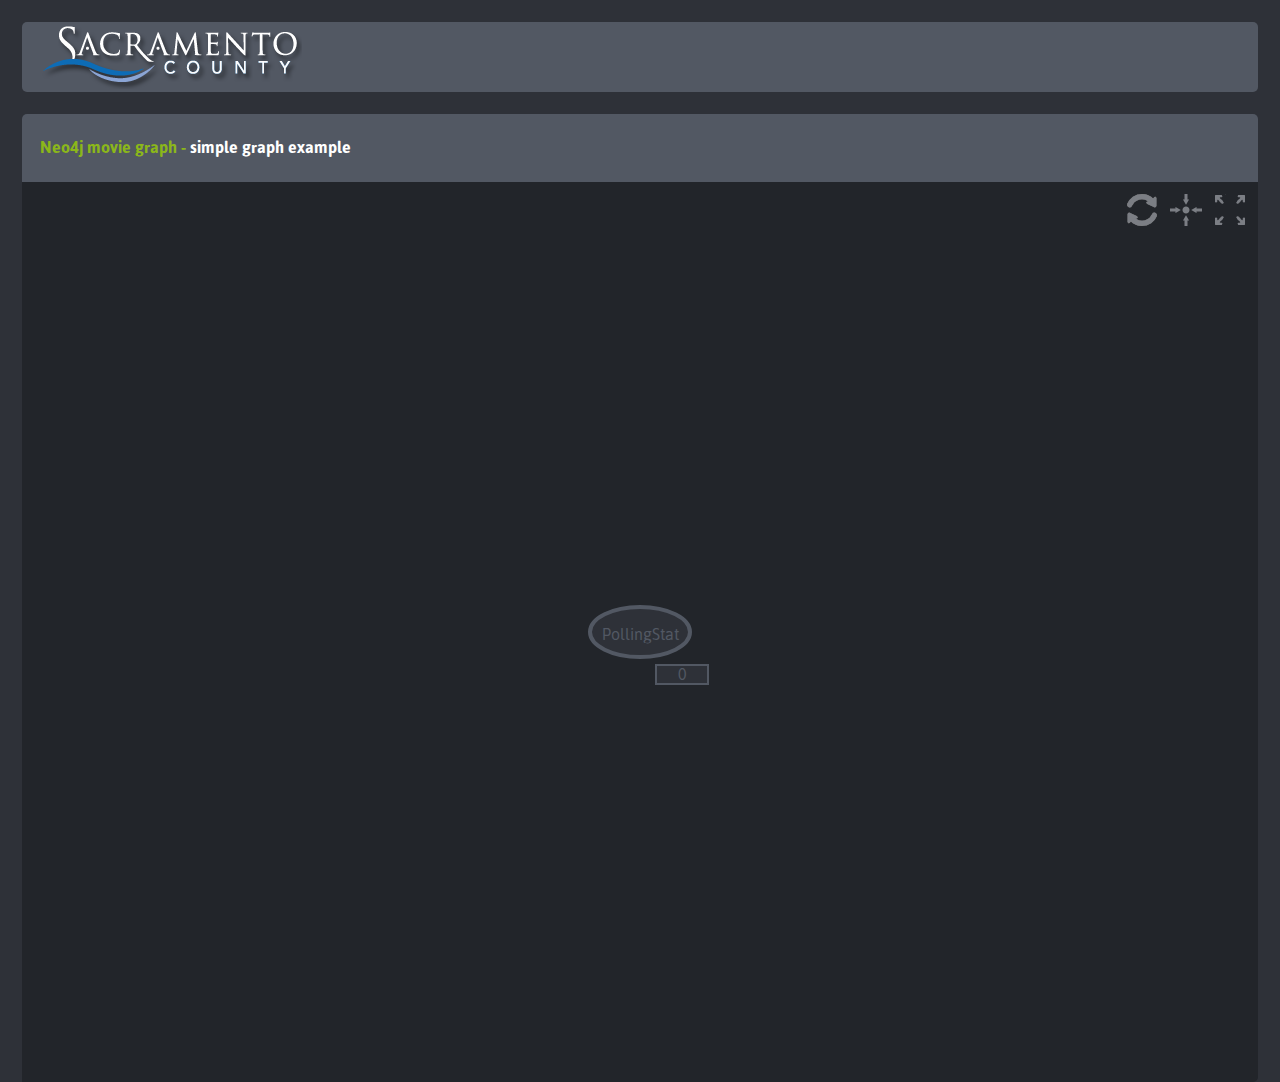
<file: voter_registration/simple_index.html>
<!DOCTYPE html>
<html>

<head>
    <title>Popoto Search</title>

    <!-- Add Popoto default CSS styles -->
    <link rel="stylesheet" href="./css/popoto.min.css">
    <script src="./js/analytics.js"></script>
</head>
<body class="ppt-body">

<header class="ppt-header"></header>

<section class="ppt-section-main" style="height: 900px">
    <div class="ppt-section-header">
        <span class="ppt-header-span">Neo4j movie graph -</span> simple graph example
    </div>

    <!-- By default the graph is generated on the HTML element with ID "popoto-graph"
     If needed this id can be modified with property "popoto.graph.containerId" -->

    <div id="popoto-graph" class="ppt-div-graph">
        <!-- Graph is generated here -->
    </div>

</section>

<!-- Required scripts -->
<script src="./js/jquery-2.1.0.min.js" charset="utf-8"></script>
<script src="./js/d3.v3.min.js" charset="utf-8"></script>
<script src="./js/popoto.min.js" charset="utf-8"></script>
<script>

    // Change this property to your running Neo4j server or GrapheneDB instance.
    popoto.rest.CYPHER_URL = "http://localhost:7474/db/data/transaction/commit";
    // Add this property if your server requires basic HTTP authentication. If not just remove this line.
    popoto.rest.AUTHORIZATION = "Basic " + btoa("neo4j:neo.!Q@W#E");

    // Define the list of label provider to customize the graph behavior:
    // Only two labels are used in Neo4j movie graph example: "Movie" and "Person"
    popoto.provider.nodeProviders = {
        "PollingStation": {
            "returnAttributes": ["name", "address"],
            "constraintAttribute": "name"
        },
        "Category": {
            "returnAttributes": ["name"],
            "constraintAttribute": "name"
        },
        "SubCategory": {
            "returnAttributes": ["name"],
            "constraintAttribute": "name"
        },
        "Question": {
            "returnAttributes": ["name"],
            "constraintAttribute": "name"
        }
    };

    // Start the generation using parameter as root label of the query.
    popoto.start("PollingStation");

</script>
</body>
</html>
</file>
<file: voter_registration/css/image_slideshow.css>
.popup {
    text-align: center;
}

.popup .slideshow .image {
    display: none;
}

.popup .slideshow .image.active {
    display: block;
}

.popup .slideshow img {
    width: 100%;
}

.popup .slideshow .caption {
    background: #eee;
    padding: 2px;
}

.popup .cycle {
    padding: 5px 0 20px;
}

.popup .cycle a.prev {
    float: left;
}

.popup .cycle a.next {
    float: right;
}
</file>
<file: voter_registration/css/demo.css>
.region-back {
    fill: #2e3138;
}

.region-highlight {
    fill: #f0b017;
}

.svg-highlight {
    fill: #f0b017;
}

.svg-root {
    fill: #2aa1d3;
}

.svg-disabled {
    fill: #2E3138;
}

.svg-true {
    fill: #8bb71a;
}

.svg-false {
    fill: #ee4e10;
}

.clear {
    clear: both;
}

select {
    color: #fff;
    border-radius: 5px;
    background: #8bb71a;
    border: 0;
    margin: 20px;
    overflow: hidden;
    padding: 5px 10px;
    text-overflow: ellipsis;
    white-space: nowrap;
    width: 150px;
    outline: none;
}

.select-boxes {
    float: right;
    font-size: 16px;
    font-weight: normal;
}

.ppt-container-graph {
    height: 820px;
}

.ppt-result a {
    color: #2aa1d3
}

.map {
    background-color: #444951;
    height: 1000px;
    width: 100%;
    top: 0;
    bottom: 0;
    -webkit-box-ordinal-group: 2;
    -moz-box-ordinal-group: 2;
    -ms-flex-order: 2;
    -webkit-order: 2;
    order: 2;
}

/* Marker tweaks */
.leaflet-popup-content {
    font: 400 15px/22px 'Source Sans Pro', 'Helvetica Neue', Sans-serif;
    padding: 0;
    width: 200px;
}

.leaflet-popup-content-wrapper {
    padding: 0;
}

.leaflet-popup-content h3 {
    background: #91c949;
    color: #fff;
    display: block;
    padding: 10px;
    border-radius: 3px 3px 0 0;
    font-weight: 700;
    margin: -15px 0 0;
}

.leaflet-popup-content div {
    padding: 10px;
}

.leaflet-container .leaflet-marker-icon {
    cursor: pointer;
}

.leaflet-popup-close-button {
    display: none;
}

.ppt-container-results {
    width: 600px;
    min-width: 100px;
    -webkit-box-ordinal-group: 1;
    -moz-box-ordinal-group: 1;
    -ms-flex-order: 1;
    -webkit-order: 1;
    order: 1;
}

.res-container {
    display: -webkit-box;
    display: -moz-box;
    display : -ms-flexbox;
    display: -webkit-flex;
    display: flex;
}

.ppt-div-graph:-webkit-full-screen {
    width: 100%;
    height: 100%;
}

.ppt-div-graph:fullscreen {
    width: 100%;
    height: 100%;
}
</file>
<file: voter_registration/css/popoto.neo4j.css>
.ppt-body {
    font: 13px 'Helvetica Neue', Helvetica, Arial, sans-serif;
    background: #D2D5DA;
    margin: 0;
    border-radius: 0;
}

.ppt-container-graph {
    height: 650px;
    border-radius: 0;
}

.ppt-header {
    background-color: #292b31;
    border-radius: 0;
    background-image: url('../../../css/image/SacramentoCounty.png');
}

.ppt-header-span {
    color: #5dade2;
}

.ppt-taxo-tag {
    display: none;
}

.ppt-div-graph {
    background-color: #F9FBFD;
    border-radius: 0;
}

.ppt-container-query, .ppt-container-cypher {
    border-bottom: 1px solid #e6e9ef;
    margin-top: 0;
    border-top: 1px solid #e6e9ef;
    background: #fff;
    font-weight: 700;
    padding: 0;
    border-radius: 0;
}

.ppt-section-tips {
    background-color: #0E78B4;
    margin-top: 0;
    border-radius: 0;
}

.ppt-section-header {
    margin-top: 0;
    border-radius: 0;
    background-color: #525864;
}

.ppt-node-background-circle {
    fill: #fdcc59;
}

.ppt-node-background-circle.disabled {
    fill: #c4c4c4;
}

.ppt-node-ellipse.root {
    fill: #68BDF6;
    stroke: #5CA8DB;
    stroke-width: 2px;
}

.ppt-node-ellipse.choose {
    fill: #6DCE9E;
    stroke: #60B58B;
    stroke-width: 2px;
}

.ppt-node-ellipse.value {
    fill: #FF756E;
    stroke: #E06760;
    stroke-width: 2px;
}

.ppt-node-ellipse.selected-value {
    fill: #f0b017;
    stroke: #d1a209;
    stroke-width: 2px;
}

.ppt-node-ellipse.selected-root-value {
    fill: #8f5bcc;
    stroke: #6f57ad;
    stroke-width: 2px;
}

.ppt-node-ellipse.group {
    fill: #A5ABB6;
    stroke: #9AA1AC;
    stroke-width: 2px;
}

.ppt-node-text-root {
    font-size: 10px;
    fill: #ffffff;
}

.ppt-node-text-choose {
    font-size: 10px;
    fill: #ffffff;
}

.ppt-node-text-value {
    font-size: 10px;
    fill: #ffffff;
}

.ppt-node-text-group {
    font-size: 10px;
    fill: #ffffff;
}

.ppt-link-relation {
    stroke: #A5ABB6;
    stroke-width: 1px;
    stroke-dasharray: 500;
}

.ppt-link-relation.disabled {
    stroke: #D3D3D3;
    stroke-width: 1px;
    stroke-dasharray: 500;
}

.ppt-link-value {
    stroke: #A5ABB6;
    stroke-width: 1px;
    stroke-dasharray: 500;
}

.ppt-link-hover {
    stroke: #6ac6ff;
}

.ppt-link-text-relation {
    fill: #000000;
    font-size: 10px;
}

.ppt-link-text-relation.value {
    fill: #000000;
    font-size: 10px;
}

.ppt-link-text-relation.disabled {
    fill: #d3d3d3;
    font-size: 10px;
}

.ppt-link-text-value {
    fill: #525863;
}

.ppt-larrow {
    stroke: #9AA1AC;
    stroke-width: 2px;
    fill: #A5ABB6;
}

.ppt-rarrow {
    stroke: #9AA1AC;
    stroke-width: 2px;
    fill: #A5ABB6;
}

.ppt-larrow.enabled {
    fill: #68BDF6;
    stroke: #5CA8DB;
}

.ppt-rarrow.enabled {
    fill: #68BDF6;
    stroke: #5CA8DB;
}

.ppt-count-box.value {
    fill: #FB95AF;
    stroke: #E0849B;
    stroke-width: 2px;
}

.ppt-count-box.value.disabled {
    fill: #D3D3D3;
    stroke: #c7c7c7;
    stroke-width: 2px;
    opacity: 0.8;
}

.ppt-count-box.root {
    fill: #68BDF6;
    stroke: #5CA8DB;
    stroke-width: 2px;
}

.ppt-count-text {
    fill: white;
    font: 13px 'Helvetica Neue', Helvetica, Arial, sans-serif;
}

.svg-highlight {
    fill: #4D62CD;
}

.region-highlight {
    fill: #4D62CD;
}

.region-back {
    fill: #5B6376;
}

li img {
    display: none;
}

.ppt-count {
    cursor: pointer;
    color: #fff;
}

.ppt-label {
    cursor: pointer;
    color: #fff;
    font-size: 13px;
    font-weight: 700;
}

.ppt-label:hover {
    color: #0E78B4;
}

.ppt-taxo-nav {
    background-color: #30333a;
}

.ppt-taxo-nav ul {
    list-style-type: circle;
}

select {
    background: #0E78B4;
}

.ppt-section-tips a {
    color: #b9d4ec;;
}

.ppt-span {
    font-family: Monaco, "Courier New", Terminal, monospace;
    font-size: 12px;
    color: #525864;
}

.ppt-span-root {
    font-family: Monaco, "Courier New", Terminal, monospace;
    font-size: 12px;
}

.ppt-span-value {
    font-family: Monaco, "Courier New", Terminal, monospace;
    font-size: 12px;
}

.ppt-span-link {
    font-family: Monaco, "Courier New", Terminal, monospace;
    font-size: 12px;
    color: #525864;
}

.ppt-span-choose {
    font-family: Monaco, "Courier New", Terminal, monospace;
    font-size: 12px;
}

.ppt-span-group {
    font-family: Monaco, "Courier New", Terminal, monospace;
    font-size: 12px;
}

.ppt-container-results {
    background-color: #EBECEC;
}

.ppt-result {
    color: #666;
    background-color: #fff;
}

.ppt-result:hover {
    color: #666;
    background-color: #F9FBFD;
}

.result-table {
    background-color: #eee;
    border-radius: 5px;
    margin: 20px 10px;
    width: 400px;
}
</file>
<file: voter_registration/css/hljs/hybrid.css>
/*

vim-hybrid theme by w0ng (https://github.com/w0ng/vim-hybrid)

*/

/*background color*/
.hljs {
  display: block;
  overflow-x: auto;
  padding: 0.5em;
  background: #1d1f21;
  -webkit-text-size-adjust: none;
}

/*selection color*/
.hljs::selection,
.hljs span::selection {
  background: #C5CDD8;
}

.hljs::-moz-selection,
.hljs span::-moz-selection {
  background: #373b41;
}

/*foreground color*/
.hljs,
.hljs-setting .hljs-value,
.hljs-expression .hljs-variable,
.hljs-expression .hljs-begin-block,
.hljs-expression .hljs-end-block,
.hljs-class .hljs-params,
.hljs-function .hljs-params,
.hljs-at_rule .hljs-preprocessor {
  color: #c5c8c6;
}

/*color: fg_yellow*/
.hljs-title,
.hljs-function .hljs-title,
.hljs-keyword .hljs-common,
.hljs-class .hljs-title,
.hljs-decorator,
.hljs-tag .hljs-title,
.hljs-header,
.hljs-sub,
.hljs-function {
  color: #f0c674;
}

/*color: fg_comment*/
.hljs-comment,
.hljs-output .hljs-value,
.hljs-pi,
.hljs-shebang,
.hljs-doctype {
  color: #707880;
}

/*color: fg_red*/
.hljs-number,
.hljs-symbol,
.hljs-literal,
.hljs-deletion,
.hljs-link_url,
.hljs-symbol .hljs-string,
.hljs-argument,
.hljs-hexcolor,
.hljs-input .hljs-prompt,
.hljs-char {
 color: #cc6666
}

/*color: fg_green*/
.hljs-string,
.hljs-special,
.hljs-doctag,
.hljs-addition,
.hljs-important,
.hljs-tag .hljs-value,
.hljs-at.rule .hljs-keyword,
.hljs-regexp,
.hljs-attr_selector {
  color: #b5bd68;
}

/*color: fg_purple*/
.hljs-variable,
.hljs-property,
.hljs-envar,
.hljs-code,
.hljs-expression,
.hljs-localvars,
.hljs-id,
.hljs-variable .hljs-filter,
.hljs-variable .hljs-filter .hljs-keyword,
.hljs-template_tag .hljs-filter .hljs-keyword,
.hljs-name {
 color: #b294bb;
}

/*color: fg_blue*/
.hljs-statement,
.hljs-label,
.hljs-keyword,
.hljs-xmlDocTag,
.hljs-function .hljs-keyword,
.hljs-chunk,
.hljs-cdata,
.hljs-link_label,
.hljs-bullet,
.hljs-class .hljs-keyword,
.hljs-smartquote,
.hljs-method,
.hljs-list .hljs-title,
.hljs-tag {
 color: #81a2be;
}

/*color: fg_aqua*/
.hljs-pseudo,
.hljs-exception,
.hljs-annotation,
.hljs-subst,
.hljs-change,
.hljs-cbracket,
.hljs-operator,
.hljs-horizontal_rule,
.hljs-preprocessor .hljs-keyword,
.hljs-typedef,
.hljs-template_tag,
.hljs-variable,
.hljs-variable .hljs-filter .hljs-argument,
.hljs-at_rule,
.hljs-at_rule .hljs-string,
.hljs-at_rule .hljs-keyword {
  color: #8abeb7;
}

/*color: fg_orange*/
.hljs-type,
.hljs-typename,
.hljs-inheritance .hljs-parent,
.hljs-constant,
.hljs-built_in,
.hljs-setting,
.hljs-structure,
.hljs-link_reference,
.hljs-attribute,
.hljs-blockquote,
.hljs-quoted,
.hljs-class,
.hljs-header {
  color: #de935f;
}

.hljs-emphasis {
  font-style: italic;
}

.hljs-strong {
  font-weight: bold;
}
</file>
<file: voter_registration/css/popoto.min.css>
@font-face{font-family:"Asap";src:url("font/asap/Asap-Regular.otf")}@font-face{font-family:"Asap";src:url("font/asap/Asap-Bold.otf");font-weight:bold}@font-face{font-family:"Asap";src:url("font/asap/Asap-Italic.otf");font-style:italic}@font-face{font-family:"Asap";src:url("font/asap/Asap-BoldItalic.otf");font-weight:bold;font-style:italic}.ppt-body{background-color:#2e3138;margin:22px;font-family:Asap,sans-serif;color:#fff}.ppt-container-graph{background-color:#22252a;height:500px;padding:0;border-bottom-right-radius:5px 5px;border-bottom-left-radius:5px 5px;overflow:hidden}.ppt-taxo-nav{overflow:auto;padding:18px 35px 18px 18px;background-color:#444951;height:80%;float:left;white-space:nowrap}.ppt-taxo-nav.disabled{display:none}.ppt-taxo-nav ul{list-style-type:none;display:block;vertical-align:top;padding:0 0 0 10px;margin:0}.ppt-taxo-nav li img{vertical-align:middle}.ppt-taxo-tag{display:inline-block;background-image:url(image/category.png);background-position:center;width:24px}.ppt-div-graph{position:relative;background-color:#22252a;height:100%;padding:0;border-bottom-right-radius:5px 5px;overflow:hidden}.ppt-div-graph:-webkit-full-screen,.ppt-div-graph:fullscreen{width:100%;height:100%}.ppt-header{padding-left:16px;padding-right:16px;background-color:#525863;border-radius:5px 5px;height:70px;min-width:560px;line-height:70px;font-weight:bold;font-size:22px;background-image:url('image/SacramentoCounty.png');background-repeat:no-repeat;background-position-x:20px;background-position-y:50%}.ppt-section-header{min-width:560px;padding-left:18px;padding-right:18px;background-color:#525863;height:68px;line-height:67px;margin-top:22px;border-top-right-radius:5px 5px;border-top-left-radius:5px 5px;font-weight:bold}.ppt-section-tips{min-width:560px;padding-left:18px;padding-right:18px;background-color:#525863;margin-top:22px;border-top-left-radius:5px;border-top-right-radius:5px;font-size:14px;line-height:35px}.ppt-section-tips a{color:#8bb71a}.ppt-section-tips p{margin-bottom:0;margin-top:0}.ppt-toolbar{padding:12px;position:absolute;right:0}.ppt-header-span{color:#8bb71a}.ppt-container-query,.ppt-container-cypher{text-align:center;margin-top:22px;min-width:560px;background-color:#22252a;border-radius:5px 5px;padding:18px}.ppt-container-results{width:100%;float:left;min-width:300px;background-color:#22252a;padding:0;border-bottom-right-radius:5px 5px;border-bottom-left-radius:5px 5px;overflow:auto}.ppt-footer{padding-left:16px;padding-right:16px;background-color:#525863;border-radius:5px 5px;height:70px;min-width:560px;line-height:70px;font-weight:bold;font-size:22px}.ppt-menu{width:32px;height:32px;display:inline-block;vertical-align:middle;cursor:pointer;margin-left:12px;background:url("image/tools.png") no-repeat 0 0}.ppt-menu.taxonomy{background-position:0 0}.ppt-menu.reset{background-position:-288px 0}.ppt-menu.fullscreen{background-position:-256px 0}.ppt-menu.center{background-position:-96px 0}.ppt-menu.taxonomy:hover{background-position:0 -32px}.ppt-menu.reset:hover{background-position:-288px -32px}.ppt-menu.fullscreen:hover{background-position:-256px -32px}.ppt-menu.center:hover{background-position:-96px -32px}.ppt-count{cursor:pointer;color:#2aa1d3}.ppt-label{cursor:pointer}.ppt-label:hover{color:#f0b017}.ppt-result{background-color:#444951;padding:9px 18px;margin:1px 0 0}.ppt-result:hover{background-color:#525863}.ppt-result-table th,td{text-align:left}.ppt-span,.ppt-span-link{color:#fff}.ppt-span-root{color:#2aa1d3;cursor:pointer}.ppt-span-root-value{color:#8f5bcc;cursor:pointer}.ppt-span-choose{color:#8bb71a;cursor:pointer}.ppt-span-group{color:#8e8e8e;cursor:pointer}.ppt-span-value{color:#f0b017;cursor:pointer}.ppt-span-link.hover,.ppt-span-root.hover,.ppt-span-root-value.hover,.ppt-span-choose.hover,.ppt-span-group.hover,.ppt-span-value.hover{color:#ee4e10;font-weight:bold}.ppt-svg-graph{cursor:move;min-height:100px;width:100%;height:100%;pointer-events:all}.ppt-node-ellipse{stroke:#fff;stroke-width:4px}.ppt-node-ellipse.root{fill:#2aa1d3}.ppt-node-ellipse.root.disabled{fill:#2e3138;stroke:#525863}.ppt-node-ellipse.choose{fill:#8bb71a}.ppt-node-ellipse.choose.disabled{fill:#2e3138;stroke:#525863}.ppt-node-ellipse.value,.ppt-node-ellipse.selected-value{fill:#f0b017}.ppt-node-ellipse.selected-root-value{fill:#8f5bcc}.ppt-node-ellipse.group{fill:#525863}.ppt-node-ellipse.disabled{fill:#2e3138;stroke:#525863}.ppt-g-node-background{cursor:pointer}.ppt-node-background-circle{fill-opacity:0}.ppt-node-background-circle.root{fill:#233e7e}.ppt-node-background-circle.choose{fill:#628b1a}.ppt-node-background-circle.value,.ppt-node-background-circle.selected-value{fill:#c28a17}.ppt-node-background-circle.selected-root-value{fill:#765ab4}.ppt-node-background-circle.group,.ppt-node-background-circle.disabled{fill:#3f4450}.ppt-g-node-middleground,.ppt-g-node-foreground{cursor:pointer}.ppt-count-box.value{fill:#8bb71a;stroke:#fff;stroke-width:2px}.ppt-count-box.root{fill:#ee4e10;stroke:#fff;stroke-width:2px}.ppt-count-box.root.disabled,.ppt-count-box.value.disabled{fill:#2e3138;stroke:#525863}.ppt-count-text{fill:white}.ppt-count-text.disabled{fill:#525863}.ppt-rel-plus-icon.disabled{display:none}.ppt-rel-plus-background{fill:#f0b017;fill-opacity:0}.ppt-rel-plus-path{fill:#f00}.ppt-rel-minus-icon.disabled{display:none}.ppt-rel-minus-path{fill:#f00}.ppt-rel-minus-background{fill:#f0b017;fill-opacity:0}.ppt-node-foreground-g-arrows{display:none}.ppt-node-foreground-g-arrows.active{display:block}.ppt-arrow{fill:#fff}.ppt-larrow,.ppt-rarrow{stroke:#fff;stroke-width:4px;fill:#525863}.ppt-larrow.enabled,.ppt-rarrow.enabled{fill:#2aa1d3}.ppt-link-relation{stroke:#2aa1d3;stroke-width:2px;stroke-dasharray:9,5}.ppt-link-relation.value{stroke:#f0b017}.ppt-link-relation.value.ppt-link-hover{stroke:#ee4e10}.ppt-link-relation.disabled{stroke:#2e3138;stroke-width:2px;stroke-dasharray:9,5}.ppt-link-value{stroke:#525863;stroke-width:2px;stroke-dasharray:9,5}.ppt-link-hover{stroke:#ee4e10}.ppt-link-text-relation,.ppt-link-text-relation.value{fill:#fff}.ppt-link-text-relation.disabled,.ppt-link-text-value{fill:#525863}.ppt-node-text-root{fill:#fff}.ppt-node-text-root.disabled{fill:#525863}.ppt-node-text-choose{fill:#fff}.ppt-node-text-choose.disabled{fill:#525863}.ppt-node-text-value,.ppt-node-text-group{fill:#fff}.ppt-svg-black{fill:#2e3138}.ppt-svg-blue{fill:#2aa1d3}.ppt-svg-green{fill:#8bb71a}.ppt-svg-yellow{fill:#f0b017}.ppt-svg-red{fill:#ee4e10}.ppt-svg-purple{fill:#8f5bcc}
</file>
